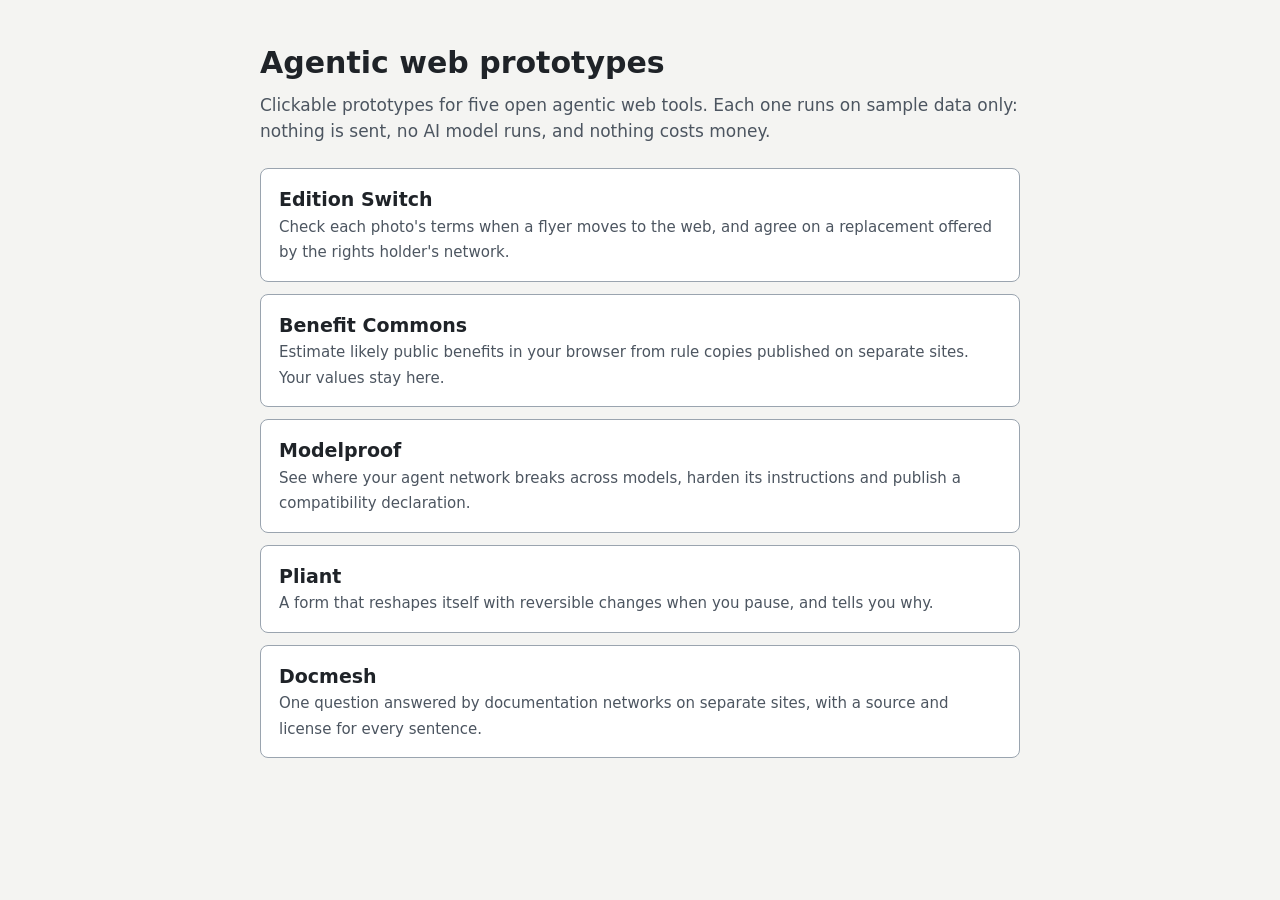
<file: index.html>
<!doctype html>
<html lang="en">
<head>
<meta charset="utf-8">
<meta name="viewport" content="width=device-width, initial-scale=1">
<title>Agentic web prototypes</title>
<style>
  body { margin: 0; font: 17px/1.5 system-ui, -apple-system, "Segoe UI", sans-serif; background: #F4F4F2; color: #1F2328; }
  main { max-width: 760px; margin: 0 auto; padding: 40px 20px 60px; }
  h1 { font-size: 30px; margin: 0 0 8px; }
  p.lead { margin: 0 0 24px; color: #4C5560; }
  ul { list-style: none; padding: 0; margin: 0; display: grid; gap: 12px; }
  li a { display: block; padding: 16px 18px; background: #FFFFFF; border: 1px solid #9AA4AF; border-radius: 8px; color: inherit; text-decoration: none; }
  li a:hover, li a:focus-visible { border-color: #1F2328; outline: 2px solid #665487; outline-offset: 2px; }
  li strong { display: block; font-size: 19px; }
  li span { color: #4C5560; font-size: 15px; }
</style>
</head>
<body>
<main>
  <h1>Agentic web prototypes</h1>
  <p class="lead">Clickable prototypes for five open agentic web tools. Each one runs on sample data only: nothing is sent, no AI model runs, and nothing costs money.</p>
  <ul>
    <li><a href="./edition-switch/"><strong>Edition Switch</strong><span>Check each photo's terms when a flyer moves to the web, and agree on a replacement offered by the rights holder's network.</span></a></li>
    <li><a href="./benefit-commons/"><strong>Benefit Commons</strong><span>Estimate likely public benefits in your browser from rule copies published on separate sites. Your values stay here.</span></a></li>
    <li><a href="./modelproof/"><strong>Modelproof</strong><span>See where your agent network breaks across models, harden its instructions and publish a compatibility declaration.</span></a></li>
    <li><a href="./pliant/"><strong>Pliant</strong><span>A form that reshapes itself with reversible changes when you pause, and tells you why.</span></a></li>
    <li><a href="./docmesh/"><strong>Docmesh</strong><span>One question answered by documentation networks on separate sites, with a source and license for every sentence.</span></a></li>
  </ul>
</main>
</body>
</html>
</file>
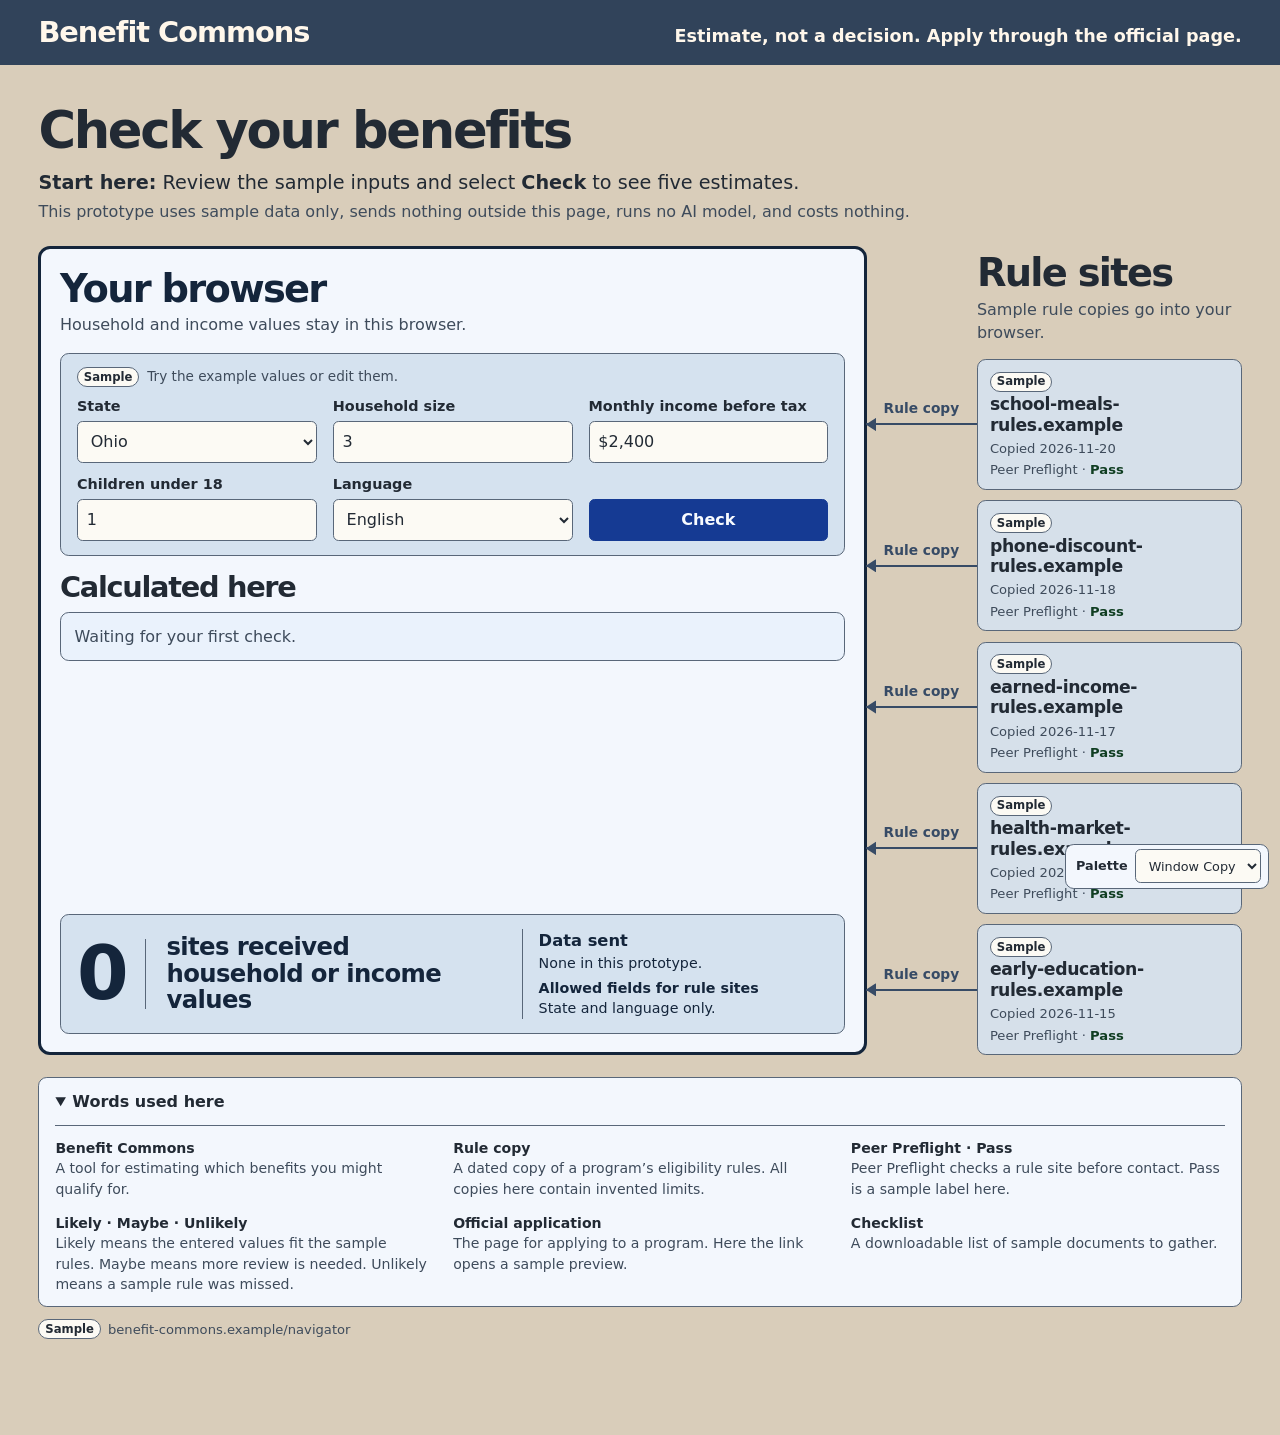
<file: benefit-commons/index.html>
<!doctype html>
<html lang="en" data-palette="Window_Copy">
<head>
  <meta charset="utf-8">
  <meta name="viewport" content="width=device-width, initial-scale=1">
  <meta name="referrer" content="no-referrer">
  <meta http-equiv="Content-Security-Policy" content="default-src 'none'; script-src 'self'; style-src 'self'; connect-src 'self'; img-src data:; base-uri 'none'; form-action 'none'">
  <title>Check your benefits | Benefit Commons</title>
  <link rel="icon" href="data:,">
  <link rel="stylesheet" href="./palettes/palette_Window_Copy.css">
  <link rel="stylesheet" href="./palettes/palette_Desk_Lamp.css">
  <link rel="stylesheet" href="./palettes/palette_Petal_Tab.css">
  <link rel="stylesheet" href="./app.css">
  <script type="module" src="./app.js"></script>
</head>
<body>
  <header class="notice-band">
    <div class="notice-inner">
      <span class="wordmark">Benefit Commons</span>
      <p>Estimate, not a decision. Apply through the official page.</p>
    </div>
  </header>

  <main class="page">
    <header class="intro">
      <h1>Check your benefits</h1>
      <p class="start"><strong>Start here:</strong> Review the sample inputs and select <strong>Check</strong> to see five estimates.</p>
      <p class="intro-note">This prototype uses sample data only, sends nothing outside this page, runs no AI model, and costs nothing.</p>
    </header>

    <div class="diagram">
      <section class="workspace" aria-labelledby="browser-title">
        <header class="workspace-header">
          <h2 id="browser-title">Your browser</h2>
          <p>Household and income values stay in this browser.</p>
        </header>

        <form id="benefit-form" class="benefit-form" autocomplete="off" novalidate>
          <p class="form-caption"><span class="sample-tag">Sample</span> <span>Try the example values or edit them.</span></p>
          <div class="form-grid">
            <div class="field">
              <label for="state">State</label>
              <select id="state">
                <option value="Ohio">Ohio</option>
                <option value="Other state">Other state</option>
              </select>
            </div>
            <div class="field">
              <label for="household-size">Household size</label>
              <input id="household-size" type="number" min="1" max="99" step="1" value="3" required>
            </div>
            <div class="field income-field">
              <label for="monthly-income">Monthly income before tax</label>
              <input id="monthly-income" type="text" inputmode="decimal" value="$2,400" required>
            </div>
            <div class="field">
              <label for="children">Children under 18</label>
              <input id="children" type="number" min="0" max="99" step="1" value="1" required>
            </div>
            <div class="field">
              <label for="language">Language</label>
              <select id="language">
                <option value="English">English</option>
                <option value="Other language">Other language</option>
              </select>
            </div>
            <button id="check-button" class="primary-button" type="submit" disabled>Check</button>
          </div>
          <p id="input-error" class="input-error" role="alert" hidden></p>
        </form>

        <section class="calculation" aria-labelledby="calculated-title">
          <h3 id="calculated-title">Calculated here</h3>
          <p class="check-status" id="check-status" role="status" aria-atomic="true">Waiting for your first check.</p>
          <noscript><p>Enable JavaScript to check the sample rules on this page.</p></noscript>
          <div id="results" class="results"></div>
        </section>

        <section class="ledger" aria-labelledby="ledger-title">
          <div class="privacy-summary">
            <span class="privacy-number">0</span>
            <strong>sites received household or income values</strong>
          </div>
          <div class="ledger-detail">
            <h3 id="ledger-title">Data sent</h3>
            <p>None in this prototype.</p>
            <p><strong>Allowed fields for rule sites</strong><br>State and language only.</p>
          </div>
        </section>
      </section>

      <aside class="rule-sites" aria-labelledby="sources-title">
        <div class="mobile-flow" aria-hidden="true">
          <span class="mobile-arrow"></span>
          Rule copies
        </div>
        <header class="source-header">
          <h2 id="sources-title">Rule sites</h2>
          <p>Sample rule copies go into your browser.</p>
        </header>
        <ul id="rule-list" class="rule-list"></ul>
      </aside>
    </div>

    <details class="glossary" open>
      <summary>Words used here</summary>
      <dl>
        <div>
          <dt>Benefit Commons</dt>
          <dd>A tool for estimating which benefits you might qualify for.</dd>
        </div>
        <div>
          <dt>Rule copy</dt>
          <dd>A dated copy of a program’s eligibility rules. All copies here contain invented limits.</dd>
        </div>
        <div>
          <dt>Peer Preflight · Pass</dt>
          <dd>Peer Preflight checks a rule site before contact. Pass is a sample label here.</dd>
        </div>
        <div>
          <dt>Likely · Maybe · Unlikely</dt>
          <dd>Likely means the entered values fit the sample rules. Maybe means more review is needed. Unlikely means a sample rule was missed.</dd>
        </div>
        <div>
          <dt>Official application</dt>
          <dd>The page for applying to a program. Here the link opens a sample preview.</dd>
        </div>
        <div>
          <dt>Checklist</dt>
          <dd>A downloadable list of sample documents to gather.</dd>
        </div>
      </dl>
    </details>

    <footer class="page-footer"><span class="sample-tag">Sample</span> <span>benefit-commons.example/navigator</span></footer>
  </main>

  <div class="palette-control">
    <p id="palette-status" class="palette-status" role="status" aria-atomic="true"></p>
    <label for="palette">Palette</label>
    <select id="palette">
      <option value="Window_Copy">Window Copy</option>
      <option value="Desk_Lamp">Desk Lamp</option>
      <option value="Petal_Tab">Petal Tab</option>
    </select>
  </div>

  <dialog id="sample-application" class="application-dialog" aria-labelledby="application-title">
    <h2 id="application-title">Official application</h2>
    <p id="application-program" class="application-program"></p>
    <p><span class="sample-tag">Sample</span> <span id="application-address"></span></p>
    <p>Opened a sample page preview in this browser. No application was submitted.</p>
    <button id="close-application" class="primary-button" type="button" autofocus>Close preview</button>
  </dialog>

  <template id="rule-source-template">
    <li class="rule-card">
      <span class="rule-flow" aria-hidden="true"><span>Rule copy</span></span>
      <span class="sample-tag">Sample</span>
      <h3 class="source-site"></h3>
      <div class="source-meta">
        <p>Copied <time></time></p>
        <p class="source-preflight">Peer Preflight · <strong></strong></p>
      </div>
    </li>
  </template>

  <template id="result-template">
    <article class="result-card">
      <h4 class="result-title"></h4>
      <div class="result-grid">
        <p class="decision"><span class="decision-mark" aria-hidden="true"></span><span class="decision-label"></span></p>
        <div class="result-explanation">
          <h5>Reason</h5>
          <p class="result-reason"></p>
          <p class="result-source"><span class="sample-tag">Sample</span> <span class="result-site"></span> · <span class="copy-date">Copied <time></time></span></p>
        </div>
        <div class="result-actions">
          <a class="secondary-button application-link" href="#sample-application">Official application <span class="sample-tag">Sample</span></a>
          <button class="secondary-button export-button" type="button">Export checklist</button>
        </div>
      </div>
      <p class="result-feedback" role="status" aria-atomic="true"></p>
    </article>
  </template>
</body>
</html>
</file>
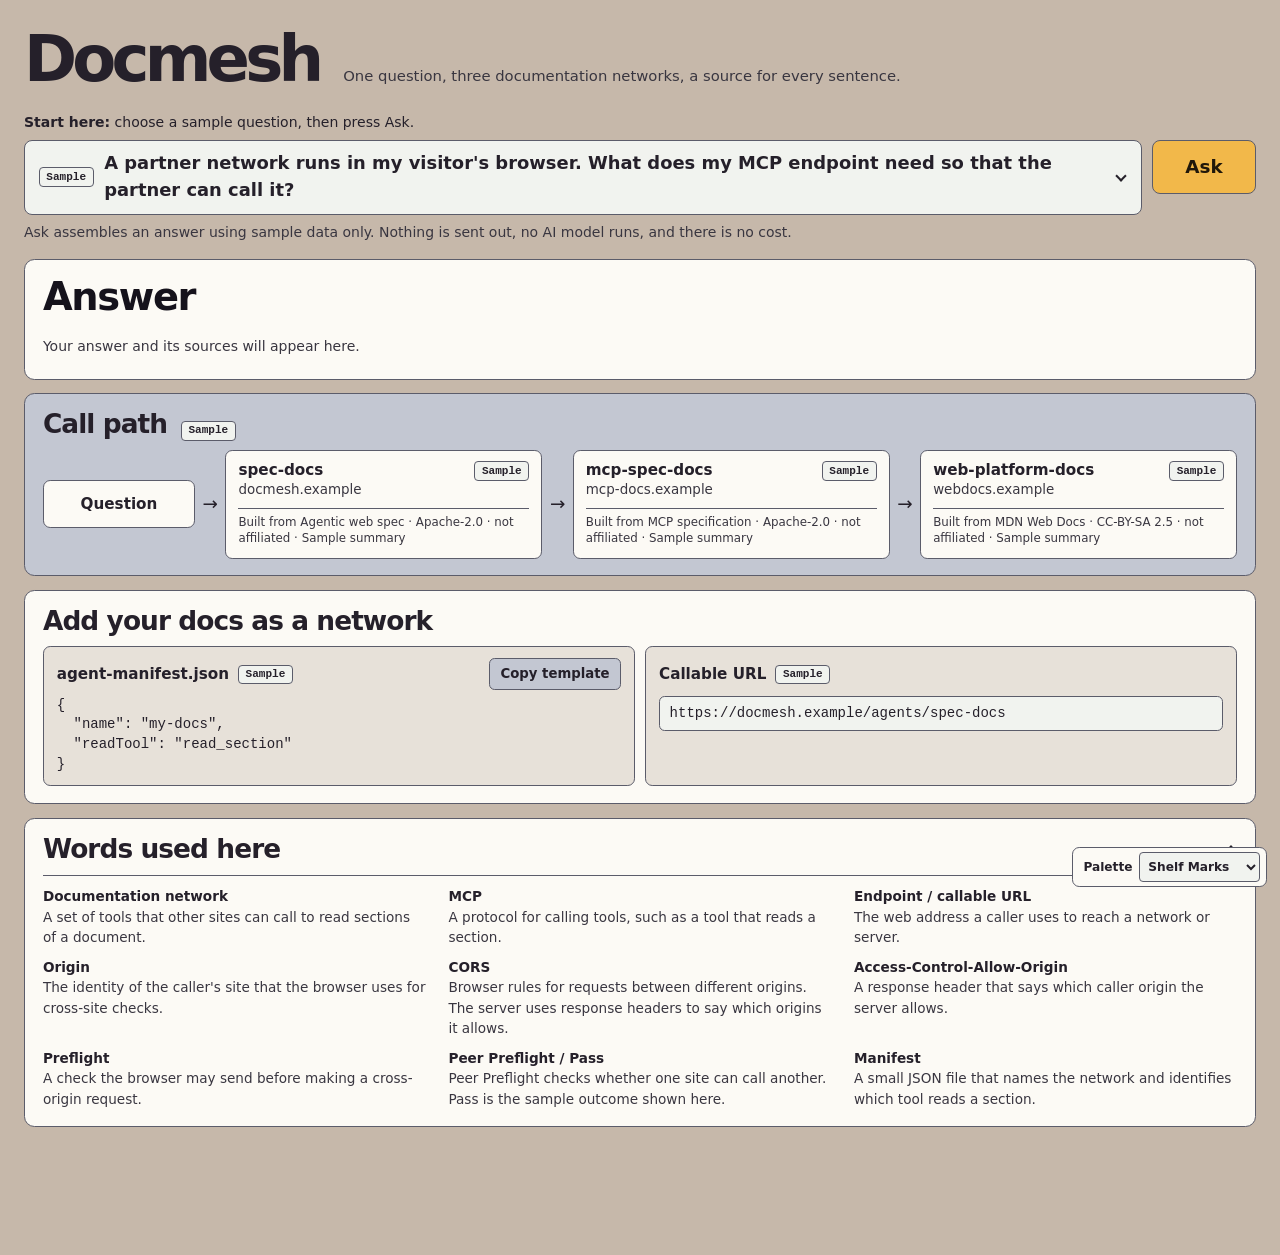
<file: docmesh/index.html>
<!doctype html>
<html lang="en" data-palette="Shelf_Marks">
<head>
  <meta charset="utf-8">
  <meta name="viewport" content="width=device-width, initial-scale=1">
  <meta http-equiv="Content-Security-Policy" content="default-src 'self'; object-src 'none'; base-uri 'none'; form-action 'none'">
  <title>Docmesh</title>
  <link rel="stylesheet" href="./palettes/palette_Shelf_Marks.css">
  <link rel="stylesheet" href="./palettes/palette_Index_Leaves.css">
  <link rel="stylesheet" href="./palettes/palette_Proof_Copy.css">
  <link rel="stylesheet" href="./app.css">
  <script type="module" src="./app.js"></script>
</head>
<body>
  <main class="page">
    <header class="masthead">
      <h1>Docmesh</h1>
      <p>One question, three documentation networks, a source for every sentence.</p>
    </header>

    <section class="ask-area" aria-label="Ask a sample question">
      <p class="start"><strong>Start here:</strong> choose a sample question, then press Ask.</p>
      <div class="ask-row">
        <details id="question-picker" class="question-picker">
          <summary>
            <span class="sample-tag">Sample</span>
            <span id="selected-question">Loading sample questions…</span>
            <span class="chevron" aria-hidden="true"></span>
          </summary>
          <ul id="question-options" class="question-options" aria-label="Sample questions"></ul>
        </details>
        <button id="ask-button" class="ask-button" type="button" disabled>Ask</button>
      </div>
      <p class="demo-note">Ask assembles an answer using sample data only. Nothing is sent out, no AI model runs, and there is no cost.</p>
      <p id="ask-status" class="status" role="status"></p>
      <noscript><p>Enable JavaScript to try the sample questions.</p></noscript>
    </section>

    <section class="panel answer" aria-labelledby="answer-title">
      <header class="panel-header">
        <h2 id="answer-title">Answer</h2>
        <p id="answer-label" class="section-note" hidden>Sample answer assembled from sample summaries</p>
      </header>
      <p id="answer-empty" class="empty-answer">Your answer and its sources will appear here.</p>
      <ol id="answer-rows" class="answer-rows" hidden></ol>
    </section>

    <section class="panel path" aria-labelledby="path-title">
      <header class="panel-header">
        <h2 id="path-title">Call path</h2>
        <span class="sample-tag">Sample</span>
      </header>
      <ol id="call-path" class="call-path">
        <li class="path-step">
          <div class="path-card path-start"><h3>Question</h3></div>
        </li>
      </ol>
    </section>

    <section class="panel add-network" aria-labelledby="template-title">
      <header class="panel-header">
        <h2 id="template-title">Add your docs as a network</h2>
      </header>
      <div class="template-grid">
        <div class="template-card">
          <div class="template-header">
            <h3>agent-manifest.json</h3>
            <span class="sample-tag">Sample</span>
            <button id="copy-button" class="secondary-button" type="button" disabled>Copy template</button>
          </div>
          <pre><code id="manifest-template"></code></pre>
          <p id="copy-status" class="status" role="status"></p>
        </div>
        <div class="template-card">
          <div class="template-header">
            <h3>Callable URL</h3>
            <span class="sample-tag">Sample</span>
          </div>
          <code id="callable-url"></code>
        </div>
      </div>
    </section>

    <details class="panel glossary" id="glossary" open>
      <summary>
        <h2>Words used here</h2>
        <span class="chevron" aria-hidden="true"></span>
      </summary>
      <dl>
        <div><dt>Documentation network</dt><dd>A set of tools that other sites can call to read sections of a document.</dd></div>
        <div><dt>MCP</dt><dd>A protocol for calling tools, such as a tool that reads a section.</dd></div>
        <div><dt>Endpoint / callable URL</dt><dd>The web address a caller uses to reach a network or server.</dd></div>
        <div><dt>Origin</dt><dd>The identity of the caller's site that the browser uses for cross-site checks.</dd></div>
        <div><dt>CORS</dt><dd>Browser rules for requests between different origins. The server uses response headers to say which origins it allows.</dd></div>
        <div><dt>Access-Control-Allow-Origin</dt><dd>A response header that says which caller origin the server allows.</dd></div>
        <div><dt>Preflight</dt><dd>A check the browser may send before making a cross-origin request.</dd></div>
        <div><dt>Peer Preflight / Pass</dt><dd>Peer Preflight checks whether one site can call another. Pass is the sample outcome shown here.</dd></div>
        <div><dt>Manifest</dt><dd>A small JSON file that names the network and identifies which tool reads a section.</dd></div>
      </dl>
    </details>
    <p id="glossary-status" class="status" role="status"></p>
  </main>

  <aside class="palette-picker" aria-label="Prototype palette">
    <p id="palette-status" class="status" role="status"></p>
    <div class="palette-control">
      <label for="palette-select">Palette</label>
      <select id="palette-select" autocomplete="off">
        <option value="Shelf_Marks" selected>Shelf Marks</option>
        <option value="Index_Leaves">Index Leaves</option>
        <option value="Proof_Copy">Proof Copy</option>
      </select>
    </div>
  </aside>

  <template id="answer-row-template">
    <li class="answer-row">
      <p class="answer-sentence"></p>
      <details class="citation">
        <summary>
          <span class="source-mark" aria-hidden="true"></span>
          <span class="citation-text">
            <span class="citation-title"></span>
            <span class="attribution"></span>
          </span>
          <span class="chevron" aria-hidden="true"></span>
        </summary>
        <div class="sample-summary">
          <span class="sample-tag">Sample</span>
          <p></p>
        </div>
      </details>
      <p class="status" role="status"></p>
    </li>
  </template>

  <template id="path-step-template">
    <li class="path-step">
      <article class="path-card">
        <div class="path-card-header">
          <div>
            <h3></h3>
            <p class="sample-host"></p>
          </div>
          <span class="sample-tag">Sample</span>
        </div>
        <div class="path-result" hidden>
          <p class="returned-section"></p>
          <p class="preflight"><span class="check" aria-hidden="true">✓</span> <span class="preflight-result"></span></p>
        </div>
        <p class="attribution"></p>
      </article>
    </li>
  </template>
</body>
</html>
</file>
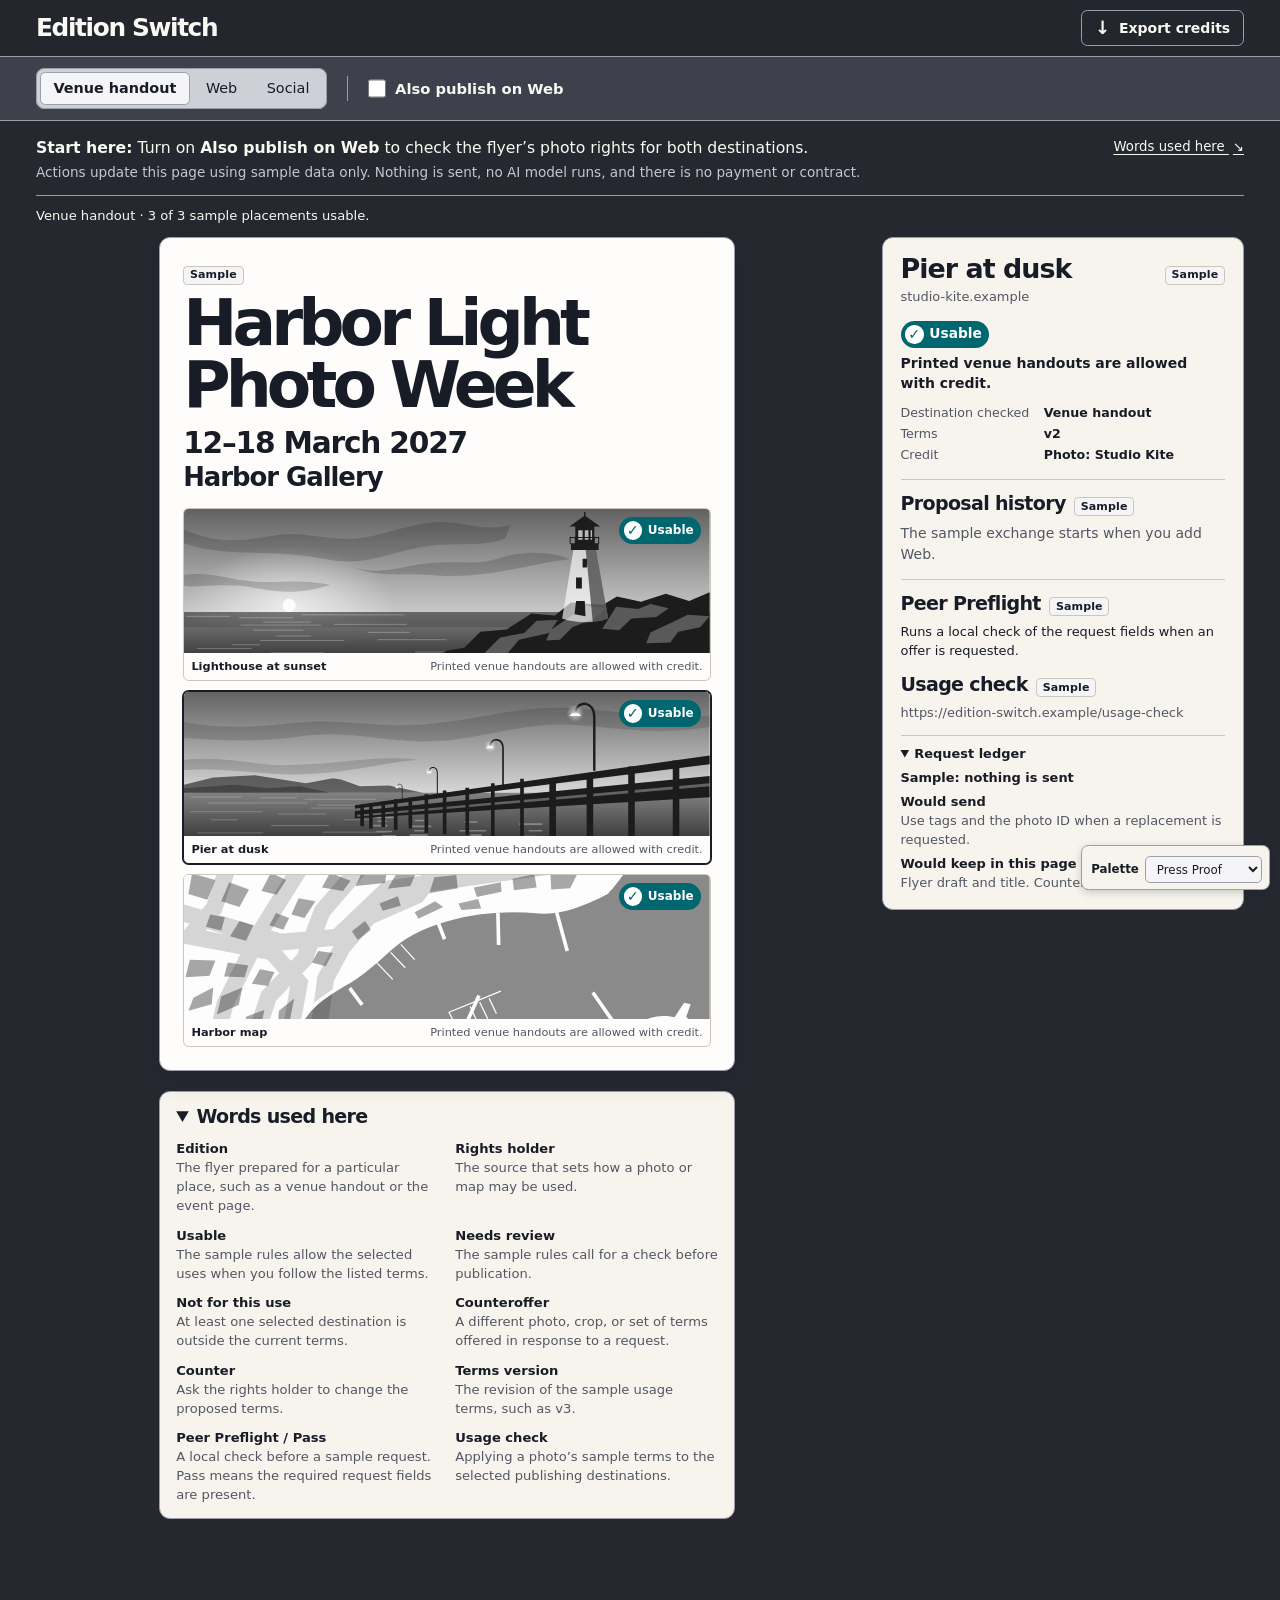
<file: edition-switch/index.html>
<!doctype html>
<html lang="en" data-palette="press_proof">
<head>
  <meta charset="utf-8">
  <meta name="viewport" content="width=device-width, initial-scale=1">
  <meta name="description" content="Try checking photo rights as an event flyer moves from print to the Web.">
  <title>Edition Switch</title>
  <link rel="stylesheet" href="./palettes/palette_press_proof.css">
  <link rel="stylesheet" href="./palettes/palette_rights_ledger.css">
  <link rel="stylesheet" href="./palettes/palette_exposure_log.css">
  <link rel="stylesheet" href="./app.css">
  <script type="module" src="./app.js"></script>
</head>
<body>
  <header class="topbar">
    <div class="frame topbar-inner">
      <h1>Edition Switch</h1>
      <button class="export-button" id="export" type="button" disabled>
        <span class="download-icon" aria-hidden="true">↓</span>
        Export credits
      </button>
    </div>
  </header>

  <section class="publishing" aria-label="Publishing destinations">
    <div class="frame publishing-inner">
      <fieldset class="destinations" id="destinations" disabled>
        <legend class="visually-hidden">Primary publishing destination</legend>
        <label><input type="radio" name="destination" value="venue" checked><span>Venue handout</span></label>
        <label><input type="radio" name="destination" value="web"><span>Web</span></label>
        <label><input type="radio" name="destination" value="social"><span>Social</span></label>
      </fieldset>
      <label class="web-toggle" id="web-option">
        <input type="checkbox" id="also-web" disabled>
        <span>Also publish on Web</span>
      </label>
    </div>
  </section>

  <main class="frame">
    <section class="introduction" aria-label="Start here">
      <div class="intro-copy">
        <p class="start"><strong>Start here:</strong> Turn on <strong>Also publish on Web</strong> to check the flyer’s photo rights for both destinations.</p>
        <p>Actions update this page using sample data only. Nothing is sent, no AI model runs, and there is no payment or contract.</p>
      </div>
      <a class="glossary-link" href="#words">Words used here <span aria-hidden="true">↘</span></a>
    </section>

    <p class="page-status" id="page-status" role="status">Loading sample flyer…</p>
    <noscript><p>Enable JavaScript to try the sample flyer and check its photo rights.</p></noscript>

    <div class="workspace" id="workspace" hidden>
      <section class="stage" aria-label="Flyer preview">
        <article class="flyer" aria-labelledby="flyer-title">
          <header class="flyer-header">
            <span class="sample">Sample</span>
            <h2 id="flyer-title"></h2>
            <p id="flyer-dates" class="flyer-dates"></p>
            <p id="flyer-venue" class="flyer-venue"></p>
          </header>
          <div id="placements" class="placements"></div>
        </article>
      </section>

      <aside class="inspector" aria-label="Selected photo and sample rights exchange">
        <div id="selected-photo"></div>
        <div id="offer"></div>
        <p class="panel-status" id="panel-status" role="status"></p>

        <section class="panel-section exchange" aria-labelledby="exchange-heading">
          <div class="section-heading">
            <h2 id="exchange-heading">Proposal history</h2>
            <span class="sample">Sample</span>
          </div>
          <div id="history"></div>
        </section>

        <section class="panel-section tools" aria-label="Sample checks and request information">
          <div class="section-heading">
            <h2>Peer Preflight</h2>
            <span class="sample">Sample</span>
          </div>
          <p id="preflight">Runs a local check of the request fields when an offer is requested.</p>
          <div class="section-heading usage-heading">
            <h2>Usage check</h2>
            <span class="sample">Sample</span>
          </div>
          <p class="sample-address" id="usage-check"></p>
          <details class="ledger" open>
            <summary>Request ledger</summary>
            <p class="ledger-note"><strong>Sample: nothing is sent</strong></p>
            <dl id="ledger"></dl>
          </details>
        </section>
      </aside>

      <details class="glossary" id="words" open>
        <summary>Words used here</summary>
        <dl>
          <div><dt>Edition</dt><dd>The flyer prepared for a particular place, such as a venue handout or the event page.</dd></div>
          <div><dt>Rights holder</dt><dd>The source that sets how a photo or map may be used.</dd></div>
          <div><dt>Usable</dt><dd>The sample rules allow the selected uses when you follow the listed terms.</dd></div>
          <div><dt>Needs review</dt><dd>The sample rules call for a check before publication.</dd></div>
          <div><dt>Not for this use</dt><dd>At least one selected destination is outside the current terms.</dd></div>
          <div><dt>Counteroffer</dt><dd>A different photo, crop, or set of terms offered in response to a request.</dd></div>
          <div><dt>Counter</dt><dd>Ask the rights holder to change the proposed terms.</dd></div>
          <div><dt>Terms version</dt><dd>The revision of the sample usage terms, such as v3.</dd></div>
          <div><dt>Peer Preflight / Pass</dt><dd>A local check before a sample request. Pass means the required request fields are present.</dd></div>
          <div><dt>Usage check</dt><dd>Applying a photo’s sample terms to the selected publishing destinations.</dd></div>
        </dl>
      </details>
    </div>
  </main>

  <div class="palette-picker">
    <p id="palette-status" role="status"></p>
    <label for="palette">Palette</label>
    <select id="palette">
      <option value="press_proof" selected>Press Proof</option>
      <option value="rights_ledger">Rights Ledger</option>
      <option value="exposure_log">Exposure Log</option>
    </select>
  </div>
</body>
</html>
</file>
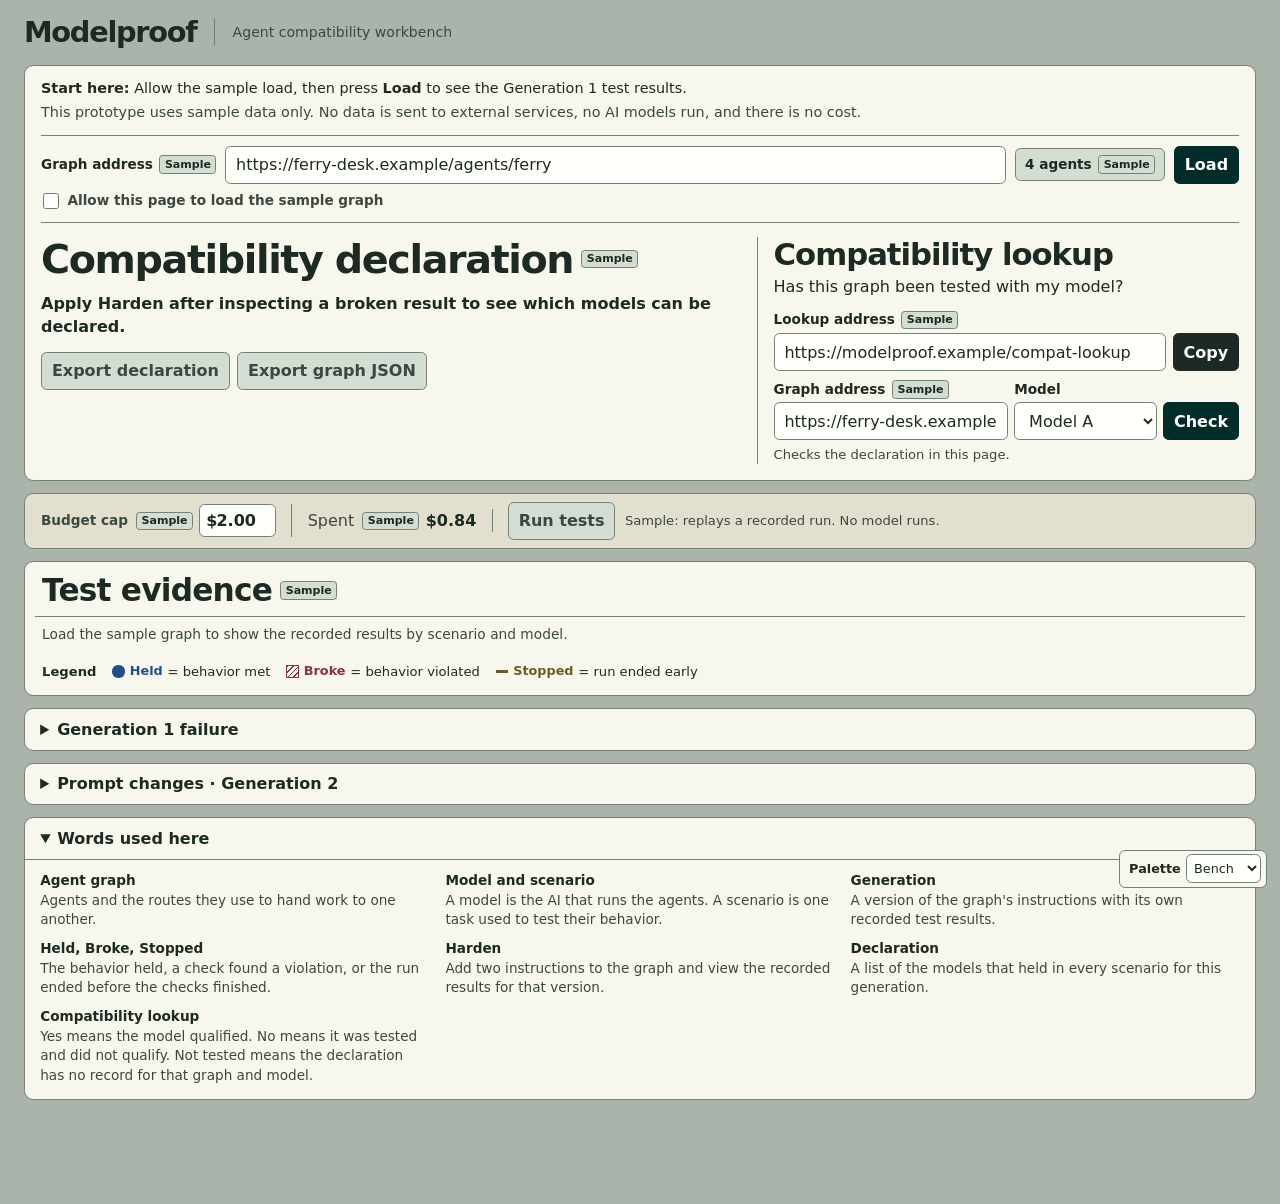
<file: modelproof/index.html>
<!doctype html>
<html lang="en" data-palette="Bench">
<head>
  <meta charset="utf-8">
  <meta name="viewport" content="width=device-width, initial-scale=1">
  <title>Modelproof</title>
  <link rel="stylesheet" href="./palettes/Bench.css">
  <link rel="stylesheet" href="./palettes/Carbon.css">
  <link rel="stylesheet" href="./palettes/Imprint.css">
  <link rel="stylesheet" href="./app.css">
  <script type="module" src="./app.js"></script>
</head>
<body>
  <main class="workspace">
    <header class="masthead">
      <h1>Modelproof</h1>
      <p>Agent compatibility workbench</p>
    </header>

    <section class="panel declaration-panel" aria-labelledby="declaration-heading">
      <div class="orientation">
        <p><strong>Start here:</strong> Allow the sample load, then press <strong>Load</strong> to see the Generation 1 test results.</p>
        <p>This prototype uses sample data only. No data is sent to external services, no AI models run, and there is no cost.</p>
      </div>

      <form id="load-form" class="loader">
        <div class="load-row">
          <label for="graph-address">Graph address <span class="sample">Sample</span></label>
          <input id="graph-address" type="text" inputmode="url" spellcheck="false" autocomplete="off" value="https://ferry-desk.example/agents/ferry" required>
          <span class="agent-count" id="agent-count"><span class="sample">Sample</span></span>
          <label class="consent"><input id="load-consent" type="checkbox"> Allow this page to load the sample graph</label>
          <button type="submit" id="load-button" disabled>Load</button>
        </div>
      </form>

      <div class="declaration-grid">
        <div class="declaration">
          <div class="section-title">
            <h2 id="declaration-heading">Compatibility declaration</h2>
            <span class="sample">Sample</span>
          </div>
          <p id="declaration-summary" class="declaration-summary">Apply Harden after inspecting a broken result to see which models can be declared.</p>
          <ul class="models" id="declared-models" aria-label="Declared models" hidden></ul>
          <div class="exports">
            <button id="export-declaration" type="button" disabled>Export declaration</button>
            <button id="export-graph" type="button" disabled>Export graph JSON</button>
          </div>
        </div>

        <section class="lookup" aria-labelledby="lookup-heading">
          <h2 id="lookup-heading">Compatibility lookup</h2>
          <p>Has this graph been tested with my model?</p>
          <div class="lookup-address">
            <label for="lookup-address">Lookup address <span class="sample">Sample</span></label>
            <div class="address-line">
              <input id="lookup-address" type="text" readonly value="https://modelproof.example/compat-lookup">
              <button id="copy-address" class="secondary-button" type="button" disabled>Copy</button>
            </div>
          </div>

          <form id="lookup-form">
            <div class="lookup-graph">
              <label for="lookup-graph">Graph address <span class="sample">Sample</span></label>
              <input id="lookup-graph" type="text" inputmode="url" spellcheck="false" autocomplete="off" value="https://ferry-desk.example/agents/ferry" required>
            </div>
            <div class="lookup-model">
              <label for="lookup-model">Model</label>
              <select id="lookup-model" required></select>
            </div>
            <button id="check-compatibility" type="submit" disabled>Check</button>
          </form>
          <p class="hint">Checks the declaration in this page.</p>
          <div id="lookup-result" class="lookup-result" hidden>
            <p id="lookup-answer" role="status"></p>
            <details>
              <summary>View result JSON</summary>
              <pre id="lookup-json"></pre>
            </details>
          </div>
        </section>
      </div>
    </section>

    <section class="panel budget-panel" aria-label="Sample budget and replay">
      <div class="budget-value">
        <label for="budget-cap">Budget cap</label>
        <span class="sample">Sample</span>
        <span class="cap-field"><span aria-hidden="true">$</span><input id="budget-cap" aria-label="Sample budget cap in US dollars" type="number" min="0" step="0.01" value="2.00"></span>
      </div>
      <div class="budget-value">
        <span>Spent</span>
        <span class="sample">Sample</span>
        <strong id="spent"></strong>
      </div>
      <div class="replay">
        <button id="run-tests" type="button" aria-describedby="replay-note" disabled>Run tests</button>
        <p id="replay-note" class="hint">Sample: replays a recorded run. No model runs.</p>
      </div>
    </section>

    <section class="panel evidence-panel" aria-labelledby="evidence-heading">
      <div class="evidence-header">
        <div class="section-title">
          <h2 id="evidence-heading" tabindex="-1">Test evidence</h2>
          <span class="sample">Sample</span>
        </div>
        <div id="evidence-counts" class="counts" hidden>
          <span id="current-counts"></span>
          <span id="previous-counts" hidden></span>
        </div>
      </div>
      <p id="evidence-note" class="evidence-note">Load the sample graph to show the recorded results by scenario and model.</p>
      <div id="matrix-wrap" class="matrix-wrap" hidden>
        <table id="matrix" aria-label="Sample recorded run by scenario and model"></table>
      </div>
      <div id="legend" class="legend" aria-label="Result legend">
        <strong>Legend</strong>
      </div>
      <section id="active-failure" class="failure-panel" aria-label="Selected failure" hidden></section>
    </section>

    <details id="archive" class="panel disclosure">
      <summary id="archive-title">Generation 1 failure</summary>
      <div id="archived-failure" class="disclosure-body">
        <p>Inspect a Broke result in Generation 1 to see the record here.</p>
      </div>
    </details>
    <details id="prompt-changes" class="panel disclosure">
      <summary>Prompt changes <span aria-hidden="true">·</span> Generation 2</summary>
      <div class="disclosure-body">
        <p id="prompt-intro">Harden adds two instructions and shows the second recorded run.</p>
        <ol id="prompt-lines" class="prompt-lines" aria-label="Added instructions" hidden></ol>
      </div>
    </details>
    <details class="panel disclosure glossary" open>
      <summary>Words used here</summary>
      <dl class="disclosure-body">
        <div><dt>Agent graph</dt><dd>Agents and the routes they use to hand work to one another.</dd></div>
        <div><dt>Model and scenario</dt><dd>A model is the AI that runs the agents. A scenario is one task used to test their behavior.</dd></div>
        <div><dt>Generation</dt><dd>A version of the graph's instructions with its own recorded test results.</dd></div>
        <div><dt>Held, Broke, Stopped</dt><dd>The behavior held, a check found a violation, or the run ended before the checks finished.</dd></div>
        <div><dt>Harden</dt><dd>Add two instructions to the graph and view the recorded results for that version.</dd></div>
        <div><dt>Declaration</dt><dd>A list of the models that held in every scenario for this generation.</dd></div>
        <div><dt>Compatibility lookup</dt><dd>Yes means the model qualified. No means it was tested and did not qualify. Not tested means the declaration has no record for that graph and model.</dd></div>
      </dl>
    </details>

    <noscript><p class="panel script-note">Enable JavaScript to use the sample replay and exports.</p></noscript>
  </main>

  <footer class="page-tools">
    <p id="action-status" class="action-status" role="status"></p>
    <div class="palette-tool">
      <label for="palette">Palette</label>
      <select id="palette">
        <option value="Bench" selected>Bench</option>
        <option value="Carbon">Carbon</option>
        <option value="Imprint">Imprint</option>
      </select>
    </div>
  </footer>
</body>
</html>
</file>
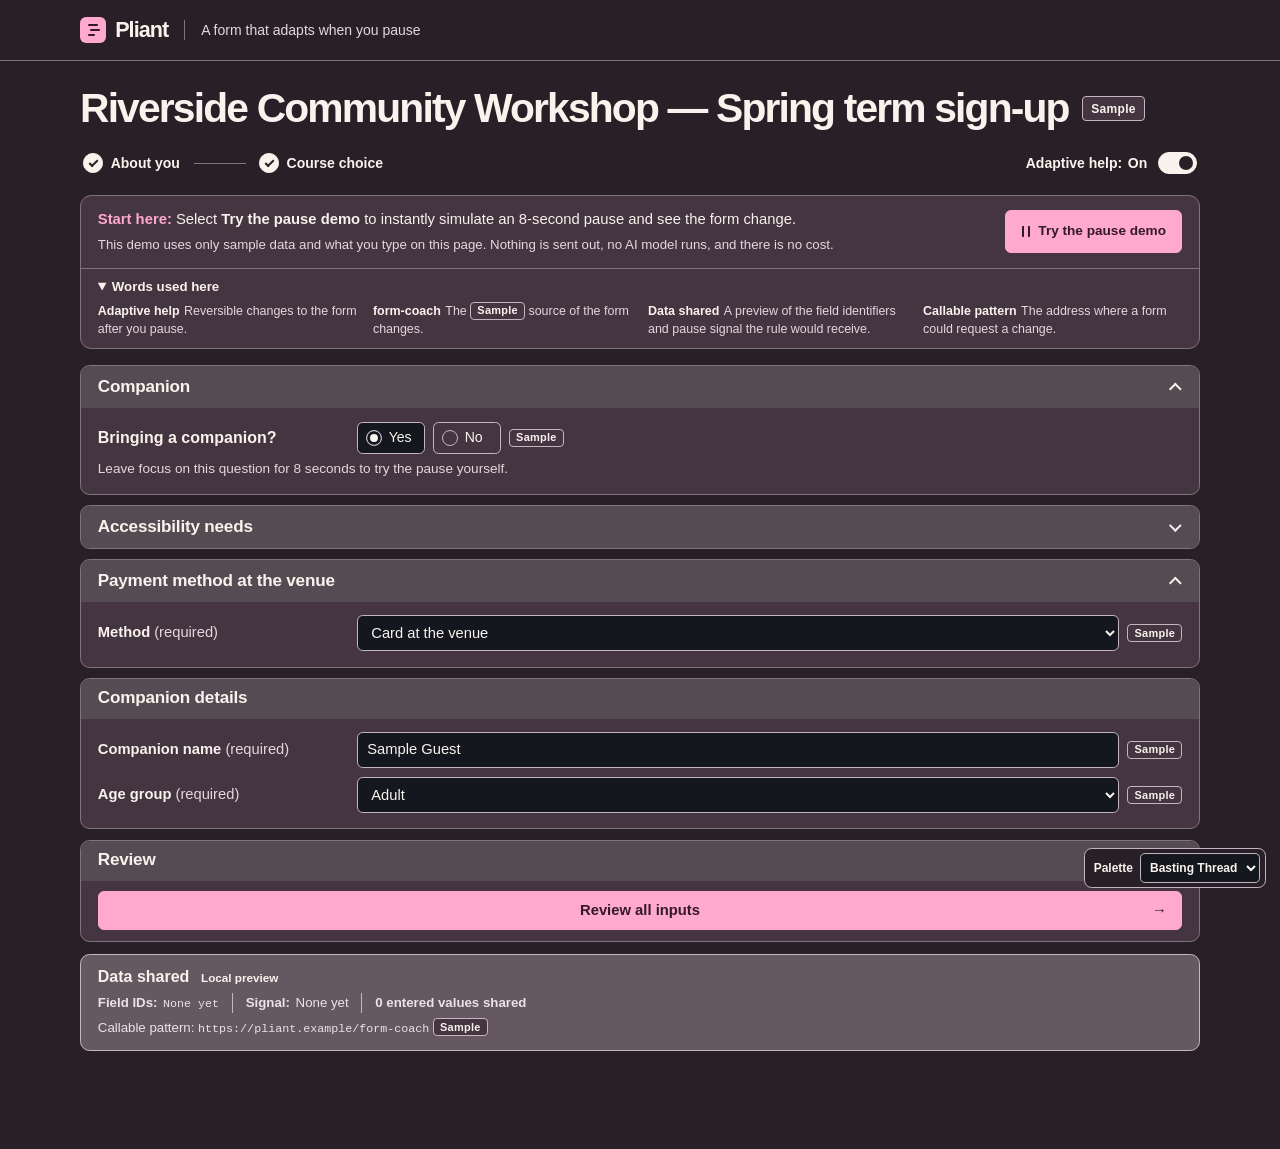
<file: pliant/index.html>
<!doctype html>
<html lang="en" data-palette="Basting_Thread">
<head>
  <meta charset="utf-8">
  <meta name="viewport" content="width=device-width, initial-scale=1">
  <meta name="description" content="Try a sample sign-up form that offers reversible help when you pause.">
  <meta http-equiv="Content-Security-Policy" content="default-src 'none'; style-src 'self'; script-src 'self'; connect-src 'none'; form-action 'none'; base-uri 'none'">
  <title>Pliant – Sample workshop sign-up</title>
  <link rel="stylesheet" href="palettes/palette_Basting_Thread.css">
  <link rel="stylesheet" href="palettes/palette_Pencil_Guide.css">
  <link rel="stylesheet" href="palettes/palette_Proof_Sheet.css">
  <link rel="stylesheet" href="app.css">
  <script type="module" src="app.js"></script>
</head>
<body>
  <header class="masthead">
    <div class="shell masthead-inner">
      <span class="wordmark"><span class="wordmark-icon" aria-hidden="true"><i></i><i></i><i></i></span>Pliant</span>
      <span class="masthead-description">A form that adapts when you pause</span>
    </div>
  </header>

  <main class="shell">
    <div class="title-line">
      <h1>Riverside Community Workshop <span>— Spring term sign-up</span></h1>
      <span class="sample title-sample">Sample</span>
    </div>

    <div class="form-toolbar">
      <div class="steps" aria-label="Earlier form sections" role="group">
        <button class="step" id="about-toggle" type="button" aria-expanded="false" aria-controls="about-panel">
          <span class="step-icon" aria-hidden="true"></span>About you
        </button>
        <span class="step-connector" aria-hidden="true"></span>
        <button class="step" id="course-toggle" type="button" aria-expanded="false" aria-controls="course-panel">
          <span class="step-icon" aria-hidden="true"></span>Course choice
        </button>
      </div>
      <button class="adaptive-toggle" id="adaptive-toggle" type="button" role="switch" aria-checked="true" aria-label="Adaptive help">
        Adaptive help: <strong id="adaptive-state">On</strong><span class="switch-track" aria-hidden="true"></span>
      </button>
    </div>

    <section class="intro" aria-label="Getting started">
      <div class="intro-instructions">
        <div class="intro-copy">
          <p><strong>Start here:</strong> Select <strong>Try the pause demo</strong> to instantly simulate an 8-second pause and see the form change.</p>
          <p>This demo uses only sample data and what you type on this page. Nothing is sent out, no AI model runs, and there is no cost.</p>
        </div>
        <button class="button button-primary demo-button" id="try-pause" type="button"><span class="pause-icon" aria-hidden="true"></span>Try the pause demo</button>
      </div>
      <details class="words" id="words" open>
        <summary>Words used here</summary>
        <dl>
          <div><dt>Adaptive help</dt><dd>Reversible changes to the form after you pause.</dd></div>
          <div><dt>form-coach</dt><dd>The <span class="sample">Sample</span> source of the form changes.</dd></div>
          <div><dt>Data shared</dt><dd>A preview of the field identifiers and pause signal the rule would receive.</dd></div>
          <div><dt>Callable pattern</dt><dd>The address where a form could request a change.</dd></div>
        </dl>
      </details>
    </section>

    <form id="signup" aria-label="Sample workshop sign-up" novalidate>
      <section class="panel early-panel" id="about-panel" aria-labelledby="about-heading" hidden>
        <h2 class="section-heading" id="about-heading">About you</h2>
        <div class="panel-body">
          <div class="input-row">
            <label for="attendee_name">Your name <span class="required">(required)</span></label>
            <div class="field-control"><input id="attendee_name" type="text" required><span class="sample" data-sample-for="attendee_name">Sample</span></div>
          </div>
        </div>
      </section>

      <section class="panel early-panel" id="course-panel" aria-labelledby="course-heading" hidden>
        <h2 class="section-heading" id="course-heading">Course choice</h2>
        <div class="panel-body">
          <div class="input-row">
            <label for="course">Course <span class="required">(required)</span></label>
            <div class="field-control">
              <select id="course" required>
                <option value="">Choose a course</option>
                <option>Bookbinding basics</option>
                <option>Hand sewing basics</option>
              </select>
              <span class="sample" data-sample-for="course">Sample</span>
            </div>
          </div>
        </div>
      </section>

      <section class="panel" aria-labelledby="companion-heading">
        <h2 class="section-heading" id="companion-heading"><button class="section-toggle" id="companion-toggle" type="button" aria-expanded="true" aria-controls="companion-panel">Companion<span class="chevron" aria-hidden="true"></span></button></h2>
        <div class="panel-body companion-body" id="companion-panel">
          <fieldset class="companion-question" id="companion-question" aria-describedby="pause-hint">
            <legend>Bringing a companion?</legend>
            <div class="choices">
              <label class="choice"><input id="companion-yes" type="radio" name="companion-choice" value="Yes" required><span>Yes</span></label>
              <label class="choice"><input id="companion-no" type="radio" name="companion-choice" value="No"><span>No</span></label>
              <span class="sample" data-sample-for="companion">Sample</span>
            </div>
          </fieldset>
          <p class="pause-hint" id="pause-hint">Leave focus on this question for 8 seconds to try the pause yourself.</p>
          <p class="example" id="companion-example" hidden><strong>Example:</strong> A friend or carer who attends with you. Companions join free. <span class="sample">Sample</span></p>
          <div id="example-note"></div>
          <div id="moved-fields"></div>
          <div id="move-note"></div>
        </div>
      </section>

      <section class="panel" aria-labelledby="accessibility-heading">
        <h2 class="section-heading" id="accessibility-heading"><button class="section-toggle" id="accessibility-toggle" type="button" aria-expanded="false" aria-controls="accessibility-panel">Accessibility needs<span class="chevron" aria-hidden="true"></span></button></h2>
        <div class="panel-body" id="accessibility-panel" hidden>
          <div class="input-row">
            <label for="accessibility_needs">Access needs <span class="required">(optional)</span></label>
            <textarea id="accessibility_needs" rows="3"></textarea>
          </div>
        </div>
      </section>

      <section class="panel payment" aria-labelledby="payment-heading">
        <h2 class="section-heading" id="payment-heading"><button class="section-toggle" id="payment-toggle" type="button" aria-expanded="true" aria-controls="payment-panel"><span>Payment method at the venue</span><span class="payment-summary" id="payment-summary" hidden>Pay at the venue</span><span class="chevron" aria-hidden="true"></span></button></h2>
        <div class="panel-body" id="payment-panel">
          <div class="input-row">
            <label for="payment_method">Method <span class="required">(required)</span></label>
            <div class="field-control">
              <select id="payment_method" required>
                <option value="">Choose a payment method</option>
                <option>Card at the venue</option>
                <option>Cash at the venue</option>
              </select>
              <span class="sample" data-sample-for="payment_method">Sample</span>
            </div>
          </div>
        </div>
        <div id="payment-note"></div>
      </section>

      <section class="panel" id="original-companion-panel" aria-labelledby="original-companion-heading">
        <h2 class="section-heading" id="original-companion-heading">Companion details</h2>
        <div class="panel-body" id="original-fields">
          <div class="companion-fields" id="companion-fields">
            <div class="input-row">
              <label for="companion_name">Companion name <span class="required">(required)</span></label>
              <div class="field-control"><input id="companion_name" type="text" required><span class="sample" data-sample-for="companion_name">Sample</span></div>
            </div>
            <div class="input-row">
              <label for="age_group">Age group <span class="required">(required)</span></label>
              <div class="field-control">
                <select id="age_group" required>
                  <option value="">Choose an age group</option>
                  <option>Adult</option>
                  <option>Under 18</option>
                </select>
                <span class="sample" data-sample-for="age_group">Sample</span>
              </div>
            </div>
          </div>
        </div>
      </section>

      <section class="panel" aria-labelledby="review-heading">
        <h2 class="section-heading" id="review-heading">Review</h2>
        <div class="panel-body review-body">
          <button class="button button-primary review-button" id="review-button" type="button" aria-expanded="false" aria-controls="review-panel">Review all inputs<span aria-hidden="true">→</span></button>
          <section class="review-panel" id="review-panel" aria-labelledby="review-title" hidden>
            <h3 id="review-title" tabindex="-1">Check your inputs</h3>
            <dl class="review-list" id="review-list"></dl>
            <p id="review-message"></p>
            <button class="button button-primary" id="submit-button" type="button">Submit</button>
            <p class="submit-result" id="submit-result" tabindex="-1" hidden>Sample: nothing is submitted</p>
          </section>
        </div>
      </section>
    </form>

    <section class="ledger" aria-labelledby="ledger-heading">
      <h2 id="ledger-heading">Data shared <span class="ledger-caption">Local preview</span></h2>
      <dl class="ledger-items">
        <div><dt>Field IDs:</dt><dd><code id="ledger-fields">None yet</code></dd></div>
        <div><dt>Signal:</dt><dd id="ledger-signal">None yet</dd></div>
        <div class="ledger-zero"><dt class="visually-hidden">Entered values:</dt><dd><strong>0 entered values shared</strong></dd></div>
      </dl>
      <p>Callable pattern: <code>https://pliant.example/form-coach</code> <span class="sample">Sample</span></p>
    </section>
  </main>

  <div class="status" id="status"><p role="status" aria-atomic="true" id="status-message"></p></div>
  <div class="palette-picker">
    <label for="palette">Palette</label>
    <select id="palette">
      <option value="Basting_Thread">Basting Thread</option>
      <option value="Pencil_Guide">Pencil Guide</option>
      <option value="Proof_Sheet">Proof Sheet</option>
    </select>
  </div>

  <template id="change-template">
    <aside class="change-note">
      <div>
        <div class="change-heading"><strong>Why this changed</strong><span class="decision"><span class="decision-mark" aria-hidden="true"></span><span data-decision></span></span></div>
        <p data-reason></p>
        <p class="change-source">From <code>form-coach</code> on <code>pliant.example</code> <span class="sample">Sample</span></p>
        <p class="preview" data-preview hidden></p>
        <p class="change-trigger" data-trigger hidden></p>
      </div>
      <div class="change-actions">
        <button class="button note-button" type="button" data-action="undo">Undo</button>
        <button class="button note-button" type="button" data-action="preview">Show original</button>
        <button class="button text-button" type="button" data-action="why" aria-expanded="false">Why now?</button>
      </div>
    </aside>
  </template>

  <noscript><p class="shell">Enable JavaScript to try the local demo.</p></noscript>
</body>
</html>
</file>
<file: benefit-commons/palettes/palette_Window_Copy.css>
/* Benefit Commons · Window Copy */

:root[data-palette="Window_Copy"] {
  --background: #D9CDBA;
  --surface: #EAF2FC;
  --surface-strong: #D5E2EF;
  --border: #596779;
  --text: #222A34;
  --text-muted: #3E4B5B;
  --accent: #153A93;
  --on-accent: #F8FBFF;
  --success: #103E22;
  --on-success: #FFFFFF;
  --danger: #A82F20;
  --on-danger: #FFFFFF;
  --warning: #F2D188;
  --on-warning: #35280E;
  --focus: #803872;
  --decision-1: #397486;
  --decision-2: #322B37;
  --decision-3: #775100;
  --workspace: #F3F7FD;
  --input: #FCFAF4;
  --on-input: #222A34;
  --source-surface: #D6E0EA;
  --band: #31435A;
  --on-band: #FFF7EB;
  --privacy-ink: #14253B;
  --flow: #374B66;
}

/* audit:contrast body normal --text --background */
/* audit:contrast muted-copy normal --text-muted --background */
/* audit:contrast on-accent normal --on-accent --accent */
/* audit:contrast decision-1-mark nontext --decision-1 --surface */
/* audit:ladder grayscale
   --background --surface --surface-strong
   --border --text-muted --text */
/* audit:group decisions
   --decision-1 --decision-2 --decision-3 */
/* audit:group key-role-separation
   --accent --success --decision-1 */
/* audit:group negative-role-separation
   --danger --decision-2 */
/* audit:group action-vs-decisions
   --accent --decision-1 --decision-2 --decision-3 */
/* audit:group review-role-separation
   --decision-3 --warning --accent */
/* audit:group source-vs-other-decisions
   --success --decision-2 --decision-3 */
/* audit:contrast band-copy normal --on-band --band */
/* audit:contrast workspace-copy normal --text --workspace */
/* audit:contrast workspace-muted normal --text-muted --workspace */
/* audit:contrast form-copy normal --text --surface-strong */
/* audit:contrast ledger-muted normal --text-muted --surface-strong */
/* audit:contrast result-copy normal --text --surface */
/* audit:contrast input-copy normal --on-input --input */
/* audit:contrast source-copy normal --text --source-surface */
/* audit:contrast source-muted normal --text-muted --source-surface */
/* audit:contrast source-pass normal --success --source-surface */
/* audit:contrast on-success normal --on-success --success */
/* audit:contrast on-danger normal --on-danger --danger */
/* audit:contrast on-warning normal --on-warning --warning */
/* audit:contrast privacy-number large --privacy-ink --surface-strong */
/* audit:contrast privacy-explanation normal --privacy-ink --surface-strong */
/* audit:contrast privacy-heading normal --privacy-ink --workspace */
/* audit:contrast workspace-frame-outside nontext --privacy-ink --background */
/* audit:contrast workspace-frame-inside nontext --privacy-ink --workspace */
/* audit:contrast input-boundary-outside nontext --border --surface-strong */
/* audit:contrast button-boundary nontext --accent --surface-strong */
/* audit:contrast secondary-button-label normal --on-input --input */
/* audit:contrast secondary-button-boundary nontext --border --surface */
/* audit:contrast focus-ring nontext --focus --surface-strong */
/* audit:contrast focus-on-results nontext --focus --surface */
/* audit:contrast focus-on-workspace nontext --focus --workspace */
/* audit:contrast focus-on-outside nontext --focus --background */
/* audit:contrast focus-on-source nontext --focus --source-surface */
/* audit:contrast rules-copy-label normal --flow --background */
/* audit:contrast rules-copy-arrow-over-workspace nontext --flow --workspace */
/* audit:contrast rules-copy-arrow-in nontext --flow --surface-strong */
/* audit:contrast decision-1-label normal --decision-1 --surface */
/* audit:contrast decision-2-label normal --decision-2 --surface */
/* audit:contrast decision-3-label normal --decision-3 --surface */
/* audit:contrast decision-2-mark nontext --decision-2 --surface */
/* audit:contrast decision-3-mark nontext --decision-3 --surface */
</file>
<file: benefit-commons/palettes/palette_Desk_Lamp.css>
/* Benefit Commons · Desk Lamp */

:root[data-palette="Desk_Lamp"] {
  --background: #292421;
  --surface: #373A43;
  --surface-strong: #4C494B;
  --border: #B3A6A0;
  --text: #F6F0E9;
  --text-muted: #D8CABC;
  --accent: #C2E965;
  --on-accent: #242B15;
  --success: #66D385;
  --on-success: #172C26;
  --danger: #FF9271;
  --on-danger: #2E201E;
  --warning: #FFF3D9;
  --on-warning: #34280E;
  --focus: #EFBBED;
  --decision-1: #BBE8FF;
  --decision-2: #CB9B9C;
  --decision-3: #B7B1FF;
  --workspace: #302C2A;
  --input: #F6EEE1;
  --on-input: #2A2523;
  --source-surface: #392E2D;
  --band: #6D4E3F;
  --on-band: #F9F1E3;
  --privacy-ink: #FFF5DE;
  --flow: #EBCEB5;
}

/* audit:contrast body normal --text --background */
/* audit:contrast muted-copy normal --text-muted --background */
/* audit:contrast on-accent normal --on-accent --accent */
/* audit:contrast decision-1-mark nontext --decision-1 --surface */
/* audit:ladder grayscale
   --background --surface --surface-strong
   --border --text-muted --text */
/* audit:group decisions
   --decision-1 --decision-2 --decision-3 */
/* audit:group key-role-separation
   --accent --success --decision-1 */
/* audit:group negative-role-separation
   --danger --decision-2 */
/* audit:group action-vs-decisions
   --accent --decision-1 --decision-2 --decision-3 */
/* audit:group review-role-separation
   --decision-3 --warning --accent */
/* audit:group source-vs-other-decisions
   --success --decision-2 --decision-3 */
/* audit:contrast band-copy normal --on-band --band */
/* audit:contrast workspace-copy normal --text --workspace */
/* audit:contrast workspace-muted normal --text-muted --workspace */
/* audit:contrast form-copy normal --text --surface-strong */
/* audit:contrast ledger-muted normal --text-muted --surface-strong */
/* audit:contrast result-copy normal --text --surface */
/* audit:contrast input-copy normal --on-input --input */
/* audit:contrast source-copy normal --text --source-surface */
/* audit:contrast source-muted normal --text-muted --source-surface */
/* audit:contrast source-pass normal --success --source-surface */
/* audit:contrast on-success normal --on-success --success */
/* audit:contrast on-danger normal --on-danger --danger */
/* audit:contrast on-warning normal --on-warning --warning */
/* audit:contrast privacy-number large --privacy-ink --surface-strong */
/* audit:contrast privacy-explanation normal --privacy-ink --surface-strong */
/* audit:contrast privacy-heading normal --privacy-ink --workspace */
/* audit:contrast workspace-frame-outside nontext --privacy-ink --background */
/* audit:contrast workspace-frame-inside nontext --privacy-ink --workspace */
/* audit:contrast input-boundary-outside nontext --border --surface-strong */
/* audit:contrast button-boundary nontext --accent --surface-strong */
/* audit:contrast secondary-button-label normal --on-input --input */
/* audit:contrast secondary-button-boundary nontext --border --surface */
/* audit:contrast focus-ring nontext --focus --surface-strong */
/* audit:contrast focus-on-results nontext --focus --surface */
/* audit:contrast focus-on-workspace nontext --focus --workspace */
/* audit:contrast focus-on-outside nontext --focus --background */
/* audit:contrast focus-on-source nontext --focus --source-surface */
/* audit:contrast rules-copy-label normal --flow --background */
/* audit:contrast rules-copy-arrow-over-workspace nontext --flow --workspace */
/* audit:contrast rules-copy-arrow-in nontext --flow --surface-strong */
/* audit:contrast decision-1-label normal --decision-1 --surface */
/* audit:contrast decision-2-label normal --decision-2 --surface */
/* audit:contrast decision-3-label normal --decision-3 --surface */
/* audit:contrast decision-2-mark nontext --decision-2 --surface */
/* audit:contrast decision-3-mark nontext --decision-3 --surface */
</file>
<file: benefit-commons/palettes/palette_Petal_Tab.css>
/* Benefit Commons · Petal Tab */

:root[data-palette="Petal_Tab"] {
  --background: #F7EBEB;
  --surface: #CADAD1;
  --surface-strong: #B8C9C0;
  --border: #4C6259;
  --text: #212B26;
  --text-muted: #374740;
  --accent: #AC195E;
  --on-accent: #FFF6F8;
  --success: #163C25;
  --on-success: #FFFFFF;
  --danger: #AA351F;
  --on-danger: #FFFFFF;
  --warning: #F2D382;
  --on-warning: #362709;
  --focus: #245578;
  --decision-1: #235B97;
  --decision-2: #241D2A;
  --decision-3: #624300;
  --workspace: #EDF1E8;
  --input: #FCFAF2;
  --on-input: #212B26;
  --source-surface: #E5D2D5;
  --band: #D6ACBA;
  --on-band: #3E2432;
  --privacy-ink: #172E27;
  --flow: #42333D;
}

/* audit:contrast body normal --text --background */
/* audit:contrast muted-copy normal --text-muted --background */
/* audit:contrast on-accent normal --on-accent --accent */
/* audit:contrast decision-1-mark nontext --decision-1 --surface */
/* audit:ladder grayscale
   --background --surface --surface-strong
   --border --text-muted --text */
/* audit:group decisions
   --decision-1 --decision-2 --decision-3 */
/* audit:group key-role-separation
   --accent --success --decision-1 */
/* audit:group negative-role-separation
   --danger --decision-2 */
/* audit:group action-vs-decisions
   --accent --decision-1 --decision-2 --decision-3 */
/* audit:group review-role-separation
   --decision-3 --warning --accent */
/* audit:group source-vs-other-decisions
   --success --decision-2 --decision-3 */
/* audit:contrast band-copy normal --on-band --band */
/* audit:contrast workspace-copy normal --text --workspace */
/* audit:contrast workspace-muted normal --text-muted --workspace */
/* audit:contrast form-copy normal --text --surface-strong */
/* audit:contrast ledger-muted normal --text-muted --surface-strong */
/* audit:contrast result-copy normal --text --surface */
/* audit:contrast input-copy normal --on-input --input */
/* audit:contrast source-copy normal --text --source-surface */
/* audit:contrast source-muted normal --text-muted --source-surface */
/* audit:contrast source-pass normal --success --source-surface */
/* audit:contrast on-success normal --on-success --success */
/* audit:contrast on-danger normal --on-danger --danger */
/* audit:contrast on-warning normal --on-warning --warning */
/* audit:contrast privacy-number large --privacy-ink --surface-strong */
/* audit:contrast privacy-explanation normal --privacy-ink --surface-strong */
/* audit:contrast privacy-heading normal --privacy-ink --workspace */
/* audit:contrast workspace-frame-outside nontext --privacy-ink --background */
/* audit:contrast workspace-frame-inside nontext --privacy-ink --workspace */
/* audit:contrast input-boundary-outside nontext --border --surface-strong */
/* audit:contrast button-boundary nontext --accent --surface-strong */
/* audit:contrast secondary-button-label normal --on-input --input */
/* audit:contrast secondary-button-boundary nontext --border --surface */
/* audit:contrast focus-ring nontext --focus --surface-strong */
/* audit:contrast focus-on-results nontext --focus --surface */
/* audit:contrast focus-on-workspace nontext --focus --workspace */
/* audit:contrast focus-on-outside nontext --focus --background */
/* audit:contrast focus-on-source nontext --focus --source-surface */
/* audit:contrast rules-copy-label normal --flow --background */
/* audit:contrast rules-copy-arrow-over-workspace nontext --flow --workspace */
/* audit:contrast rules-copy-arrow-in nontext --flow --surface-strong */
/* audit:contrast decision-1-label normal --decision-1 --surface */
/* audit:contrast decision-2-label normal --decision-2 --surface */
/* audit:contrast decision-3-label normal --decision-3 --surface */
/* audit:contrast decision-2-mark nontext --decision-2 --surface */
/* audit:contrast decision-3-mark nontext --decision-3 --surface */
</file>
<file: benefit-commons/app.css>
* {
  box-sizing: border-box;
}

html {
  scroll-padding-top: 7rem;
  scroll-padding-bottom: 4.5rem;
}

body {
  margin: 0;
  background: var(--background);
  color: var(--text);
  font: 1rem/1.45 system-ui, sans-serif;
}

h1, h2, h3, h4, h5, p, dl, dd {
  margin: 0;
}

button, input, select {
  font: inherit;
}

button, select, summary {
  cursor: pointer;
}

:focus-visible {
  outline: 3px solid var(--focus);
  outline-offset: 3px;
}

.notice-band {
  position: sticky;
  top: 0;
  z-index: 2;
  background: var(--band);
  color: var(--on-band);
}

.notice-inner {
  display: flex;
  align-items: baseline;
  justify-content: space-between;
  gap: 0.5rem 2rem;
  max-width: 94rem;
  margin-inline: auto;
  padding: 0.72rem clamp(1rem, 3vw, 3rem);
}

.wordmark {
  font-size: clamp(1.15rem, 2.25vw, 1.85rem);
  font-weight: 800;
  letter-spacing: -0.035em;
}

.notice-inner p {
  font-size: clamp(0.8rem, 1.4vw, 1.1rem);
  font-weight: 650;
}

.page {
  max-width: 94rem;
  margin-inline: auto;
  padding: clamp(1.4rem, 3vw, 2.75rem) clamp(1rem, 3vw, 3rem) 6rem;
}

.intro {
  margin-bottom: 1.4rem;
}

h1, h2, .calculation > h3 {
  line-height: 1.09;
  letter-spacing: -0.045em;
  font-weight: 800;
}

h1 {
  margin-bottom: 0.65rem;
  font-size: clamp(2rem, 4vw, 3.65rem);
}

.start {
  font-size: clamp(1rem, 1.5vw, 1.2rem);
}

.intro-note {
  margin-top: 0.2rem;
  color: var(--text-muted);
}

.diagram {
  --flow-gap: clamp(5.75rem, 8.6vw, 8.4rem);
  display: grid;
  grid-template-columns: minmax(0, 1fr) minmax(15rem, 22%);
  gap: var(--flow-gap);
}

.workspace {
  display: flex;
  flex-direction: column;
  gap: 1rem;
  padding: clamp(0.85rem, 1.45vw, 1.25rem);
  border: 3px solid var(--privacy-ink);
  border-radius: 0.75rem;
  background: var(--workspace);
}

.workspace h2, .source-header h2 {
  font-size: clamp(1.65rem, 3vw, 2.6rem);
}

.workspace-header p, .source-header p {
  margin-top: 0.25rem;
  color: var(--text-muted);
}

.workspace-header h2 {
  color: var(--privacy-ink);
}

.benefit-form, .ledger {
  padding: 0.85rem 1rem;
  border: 1px solid var(--border);
  border-radius: 0.55rem;
  background: var(--surface-strong);
}

.form-caption {
  display: flex;
  align-items: center;
  gap: 0.5rem;
  margin-bottom: 0.55rem;
  color: var(--text-muted);
  font-size: 0.85rem;
}

.sample-tag {
  display: inline-block;
  padding: 0.04em 0.5em;
  border: 1px solid var(--border);
  border-radius: 1em;
  background: var(--input);
  color: var(--on-input);
  font-size: 0.73rem;
  font-weight: 750;
  white-space: nowrap;
}

.form-grid {
  display: grid;
  grid-template-columns: repeat(3, minmax(0, 1fr));
  align-items: end;
  gap: 0.7rem 1rem;
}

.field label {
  display: block;
  margin-bottom: 0.24rem;
  font-size: 0.9rem;
  font-weight: 720;
}

.field input, .field select, .palette-control select {
  display: block;
  width: 100%;
  min-width: 0;
  min-height: 2.65rem;
  padding: 0.45rem 0.55rem;
  border: 1px solid var(--border);
  border-radius: 0.35rem;
  background: var(--input);
  color: var(--on-input);
}

.primary-button, .secondary-button {
  display: inline-flex;
  align-items: center;
  justify-content: center;
  gap: 0.38rem;
  min-height: 2.65rem;
  padding: 0.44rem 0.75rem;
  border: 1px solid;
  border-radius: 0.35rem;
  font-weight: 750;
}

.primary-button {
  border-color: var(--accent);
  background: var(--accent);
  color: var(--on-accent);
}

.primary-button:disabled {
  cursor: wait;
  opacity: 0.65;
}

.primary-button:hover:not(:disabled), .secondary-button:hover {
  text-decoration: underline;
  text-underline-offset: 0.2em;
}

.input-error {
  margin-top: 0.7rem;
  padding: 0.4rem 0.6rem;
  border-radius: 0.35rem;
  background: var(--danger);
  color: var(--on-danger);
}

.calculation {
  padding-bottom: 0.1rem;
}

.calculation > h3 {
  margin-bottom: 0.55rem;
  font-size: clamp(1.4rem, 2.25vw, 1.9rem);
}

.check-status {
  padding: 0.75rem 0.85rem;
  border: 1px solid var(--border);
  border-radius: 0.55rem;
  background: var(--surface);
  color: var(--text-muted);
}

.results {
  display: grid;
  gap: 0.55rem;
}

.results:not(:empty) {
  margin-top: 0.55rem;
}

.result-card {
  padding: 0.72rem 0.85rem;
  border: 1px solid var(--border);
  border-radius: 0.55rem;
  background: var(--surface);
}

.result-title {
  margin-bottom: 0.35rem;
  font-size: clamp(1.03rem, 1.65vw, 1.35rem);
  line-height: 1.22;
  letter-spacing: -0.025em;
}

.result-grid {
  display: grid;
  grid-template-columns: minmax(7.9rem, 0.62fr) minmax(0, 1.6fr) minmax(11.75rem, 1fr);
  align-items: center;
  gap: 0.65rem 1rem;
}

.decision {
  display: flex;
  align-items: center;
  gap: 0.6rem;
  color: var(--decision-ink);
  font-size: clamp(1.05rem, 2vw, 1.55rem);
  font-weight: 800;
}

.decision-mark {
  flex: none;
  width: 1.1rem;
  height: 1.1rem;
  background: var(--surface);
  border: 2px solid var(--decision-ink);
}

.decision[data-estimate="Likely"] {
  --decision-ink: var(--decision-1);
}

.decision[data-estimate="Likely"] .decision-mark {
  border-radius: 50%;
}

.decision[data-estimate="Maybe"] {
  --decision-ink: var(--decision-3);
}

.decision[data-estimate="Maybe"] .decision-mark {
  transform: rotate(45deg) scale(0.8);
}

.decision[data-estimate="Unlikely"] {
  --decision-ink: var(--decision-2);
}

.result-explanation {
  padding-inline-start: 0.9rem;
  border-inline-start: 1px solid var(--border);
}

.result-explanation h5 {
  font-size: 0.88rem;
}

.result-source {
  margin-top: 0.36rem;
  color: var(--text-muted);
  font-size: 0.81rem;
  overflow-wrap: anywhere;
}

.copy-date {
  white-space: nowrap;
}

.result-actions {
  display: grid;
  gap: 0.35rem;
}

.secondary-button {
  min-height: 2.5rem;
  border-color: var(--border);
  background: var(--input);
  color: var(--on-input);
  font-size: 0.84rem;
  text-align: center;
  text-decoration: none;
}

.result-feedback {
  color: var(--text-muted);
  font-size: 0.85rem;
}

.result-feedback:not(:empty) {
  margin-top: 0.55rem;
}

.ledger {
  display: grid;
  grid-template-columns: minmax(0, 1.45fr) minmax(0, 1fr);
  align-items: center;
  margin-top: auto;
  color: var(--privacy-ink);
}

.privacy-summary {
  display: grid;
  grid-template-columns: auto minmax(0, 1fr);
  align-items: center;
  gap: clamp(0.65rem, 1.6vw, 1.35rem);
  padding-inline-end: 0.85rem;
}

.privacy-number {
  padding-inline-end: clamp(0.65rem, 1.6vw, 1.35rem);
  border-inline-end: 1px solid var(--border);
  font-size: clamp(3.4rem, 5.8vw, 5.25rem);
  font-weight: 850;
  line-height: 0.95;
  letter-spacing: -0.055em;
}

.privacy-summary strong {
  max-width: 20rem;
  font-size: clamp(1.05rem, 1.9vw, 1.6rem);
  line-height: 1.09;
  letter-spacing: -0.025em;
}

.ledger-detail {
  padding-inline-start: 1rem;
  border-inline-start: 1px solid var(--border);
  font-size: 0.89rem;
}

.ledger-detail h3 {
  font-size: 1.02rem;
}

.ledger-detail p + p {
  margin-top: 0.28rem;
}

.source-header {
  margin-bottom: 0.9rem;
}

.rule-sites {
  padding-top: 0.4rem;
}

.rule-list {
  display: grid;
  gap: 0.65rem;
  margin: 0;
  padding: 0;
  list-style: none;
}

.rule-card {
  position: relative;
  padding: 0.52rem 0.75rem 0.6rem;
  border: 1px solid var(--border);
  border-radius: 0.55rem;
  background: var(--source-surface);
}

.source-site {
  margin-top: 0.16rem;
  overflow-wrap: anywhere;
  font-size: clamp(0.95rem, 1.35vw, 1.17rem);
  line-height: 1.18;
  letter-spacing: -0.022em;
}

.source-meta {
  display: flex;
  flex-wrap: wrap;
  gap: 0.13rem 0.65rem;
  margin-top: 0.26rem;
  color: var(--text-muted);
  font-size: 0.82rem;
}

.source-preflight strong {
  color: var(--success);
}

.rule-flow {
  position: absolute;
  inset-block-start: 50%;
  inset-inline-end: calc(100% + 1px);
  width: calc(var(--flow-gap) + 1px);
  color: var(--flow);
  font-size: 0.86rem;
  font-weight: 750;
  text-align: center;
}

.rule-flow span {
  display: block;
  transform: translateY(-125%);
}

.rule-flow::before, .rule-flow::after {
  position: absolute;
  inset-block-start: 0;
  background: var(--flow);
  content: "";
}

.rule-flow::before {
  inset-inline: 0;
  height: 2px;
  transform: translateY(-50%);
}

.rule-flow::after {
  inset-inline-start: 0;
  width: 0.65rem;
  height: 0.85rem;
  clip-path: polygon(0 50%, 100% 0, 100% 100%);
  transform: translateY(-50%);
}

.mobile-flow {
  display: none;
}

.glossary {
  margin-top: 1.35rem;
  padding: 0.75rem 1rem;
  border: 1px solid var(--border);
  border-radius: 0.55rem;
  background: var(--workspace);
}

.glossary summary {
  font-weight: 780;
}

.glossary dl {
  display: grid;
  grid-template-columns: repeat(3, minmax(0, 1fr));
  gap: 0.85rem 1.5rem;
  margin-top: 0.75rem;
  padding-top: 0.75rem;
  border-top: 1px solid var(--border);
  font-size: 0.88rem;
}

.glossary dt {
  font-weight: 750;
}

.glossary dd {
  color: var(--text-muted);
}

.page-footer {
  display: flex;
  align-items: center;
  gap: 0.45rem;
  margin-top: 0.75rem;
  color: var(--text-muted);
  font-size: 0.82rem;
}

.palette-control {
  position: fixed;
  inset-inline-end: 0.7rem;
  inset-block-end: 0.7rem;
  z-index: 1;
  display: flex;
  align-items: center;
  gap: 0.45rem;
  padding: 0.3rem 0.4rem 0.3rem 0.65rem;
  border: 1px solid var(--border);
  border-radius: 0.55rem;
  background: var(--workspace);
  font-size: 0.8rem;
}

.palette-control label {
  font-weight: 700;
}

.palette-control select {
  min-height: 2.1rem;
  padding-block: 0.18rem;
  font-size: inherit;
}

.palette-status {
  position: absolute;
  inset-inline-end: 0;
  inset-block-end: calc(100% + 0.35rem);
  width: max-content;
  max-width: calc(100vw - 2rem);
  padding: 0.32rem 0.55rem;
  border: 1px solid var(--border);
  border-radius: 0.35rem;
  background: var(--workspace);
}

.palette-status:empty {
  display: none;
}

.application-dialog {
  width: min(28rem, calc(100% - 2rem));
  max-height: calc(100% - 2rem);
  padding: 1.3rem;
  border: 2px solid var(--border);
  border-radius: 0.65rem;
  background: var(--workspace);
  color: var(--text);
  overflow-wrap: anywhere;
}

.application-dialog::backdrop {
  background: var(--privacy-ink);
  opacity: 0.62;
}

.application-dialog h2 {
  margin-top: 0.35rem;
  font-size: 1.8rem;
}

.application-dialog p, .application-dialog button {
  margin-top: 0.65rem;
}

.application-program {
  font-weight: 750;
}

@media (max-width: 76rem) {
  .result-grid {
    grid-template-columns: minmax(7.25rem, 0.55fr) minmax(0, 1.5fr);
  }

  .result-actions {
    grid-column: 1 / -1;
    grid-template-columns: repeat(2, minmax(0, 1fr));
  }
}

@media (max-width: 59rem) {
  .diagram {
    grid-template-columns: minmax(0, 1fr);
    gap: 0;
  }

  .rule-sites {
    padding-top: 0;
  }

  .mobile-flow {
    display: flex;
    align-items: center;
    gap: 0.5rem;
    margin: 0.35rem 0 0.55rem 0.85rem;
    color: var(--flow);
    font-size: 0.86rem;
    font-weight: 750;
  }

  .mobile-arrow {
    width: 0.85rem;
    height: 1.55rem;
    background: var(--flow);
    clip-path: polygon(50% 0, 100% 40%, 60% 40%, 60% 100%, 40% 100%, 40% 40%, 0 40%);
  }

  .rule-flow {
    display: none;
  }

  .rule-list {
    grid-template-columns: repeat(2, minmax(0, 1fr));
  }
}

@media (max-width: 38rem) {
  .notice-inner {
    flex-direction: column;
    gap: 0.17rem;
  }

  .workspace {
    border-width: 2px;
  }

  .benefit-form, .ledger {
    padding-inline: 0.72rem;
  }

  .form-grid, .glossary dl {
    grid-template-columns: repeat(2, minmax(0, 1fr));
  }

  .form-grid {
    gap: 0.7rem 0.6rem;
  }

  .income-field, #check-button {
    grid-column: 1 / -1;
  }

  .ledger {
    grid-template-columns: minmax(0, 1fr);
    gap: 0.6rem;
  }

  .ledger-detail {
    padding: 0.55rem 0 0;
    border-inline-start: 0;
    border-top: 1px solid var(--border);
  }

  .result-grid, .result-actions {
    grid-template-columns: minmax(0, 1fr);
  }

  .result-explanation {
    padding-inline-start: 0;
    border-inline-start: 0;
  }

  .rule-list {
    grid-template-columns: minmax(0, 1fr);
  }
}
</file>
<file: docmesh/palettes/palette_Shelf_Marks.css>
:root[data-palette="Shelf_Marks"] {
  --background: #C6B8AA;
  --surface: #FCFAF5;
  --surface-strong: #C3C7D2;
  --border: #5B5C6A;
  --text: #25202A;
  --text-muted: #393640;
  --accent: #F2B84A;
  --on-accent: #20170A;
  --success: #51763B;
  --on-success: #FFFFFF;
  --danger: #8A2239;
  --on-danger: #FFFFFF;
  --warning: #704200;
  --on-warning: #FFFFFF;
  --focus: #51318B;
  --decision-1: #68431F;
  --decision-2: #366C9D;
  --decision-3: #5A2264;
  --input: #F1F3EF;
  --inset: #E7E1D9;
  --text-result: #15121B;
}
</file>
<file: docmesh/palettes/palette_Index_Leaves.css>
:root[data-palette="Index_Leaves"] {
  --background: #E8E1EB;
  --surface: #FBFCFD;
  --surface-strong: #D1DCE3;
  --border: #62636F;
  --text: #24222D;
  --text-muted: #42414D;
  --accent: #5A2368;
  --on-accent: #FFFFFF;
  --success: #3F5F1E;
  --on-success: #FFFFFF;
  --danger: #92243C;
  --on-danger: #FFFFFF;
  --warning: #F4CF66;
  --on-warning: #332609;
  --focus: #12415D;
  --decision-1: #35608F;
  --decision-2: #7E7632;
  --decision-3: #164137;
  --input: #F2F1F7;
  --inset: #E3DBE8;
  --text-result: #151320;
}
</file>
<file: docmesh/palettes/palette_Proof_Copy.css>
:root[data-palette="Proof_Copy"] {
  --background: #191C24;
  --surface: #292E39;
  --surface-strong: #404654;
  --border: #989BA8;
  --text: #F1F0F4;
  --text-muted: #BDC1CE;
  --accent: #FFC9BE;
  --on-accent: #2D1917;
  --success: #B1DA85;
  --on-success: #19280D;
  --danger: #79304D;
  --on-danger: #FFFFFF;
  --warning: #624716;
  --on-warning: #FFFFFF;
  --focus: #F6EBFF;
  --decision-1: #DEEBFF;
  --decision-2: #BBA065;
  --decision-3: #63AA9F;
  --input: #212833;
  --inset: #333B49;
  --text-result: #FFFFFF;
}
</file>
<file: docmesh/app.css>
:root {
  color-scheme: light;
  font-family: system-ui, sans-serif;
  line-height: 1.5;
  scroll-padding-bottom: 6rem;
}

:root[data-palette="Proof_Copy"] {
  color-scheme: dark;
}

* {
  box-sizing: border-box;
}

body {
  margin: 0;
  background: var(--background);
  color: var(--text);
}

h1, h2, h3, p, dl, dd, pre {
  margin: 0;
}

button, select {
  font: inherit;
}

button, select, summary {
  cursor: pointer;
}

button:disabled {
  cursor: default;
  opacity: 0.65;
}

:focus-visible {
  outline: 2px solid var(--focus);
  outline-offset: 3px;
}

[hidden] {
  display: none !important;
}

.page {
  width: min(100% - 3rem, 86rem);
  margin-inline: auto;
  padding: 1.75rem 0 8rem;
}

.masthead {
  display: flex;
  flex-wrap: wrap;
  align-items: baseline;
  gap: 0.25rem 1.5rem;
}

.masthead h1 {
  font-size: clamp(2.6rem, 5vw, 4.25rem);
  font-weight: 800;
  line-height: 0.98;
  letter-spacing: -0.075em;
}

.masthead p {
  font-size: 0.925rem;
  color: var(--text-muted);
}

.ask-area {
  margin-block: 1.35rem 1rem;
}

.start, .demo-note {
  font-size: 0.875rem;
}

.demo-note {
  margin-top: 0.45rem;
  color: var(--text-muted);
}

.ask-row {
  display: grid;
  grid-template-columns: minmax(0, 1fr) auto;
  gap: 0.65rem;
  margin-top: 0.4rem;
  align-items: start;
}

summary {
  list-style: none;
}

summary::-webkit-details-marker {
  display: none;
}

.question-picker {
  background: var(--input);
  color: var(--text);
  border: 1px solid var(--border);
  border-radius: 0.5rem;
  min-width: 0;
}

.question-picker summary {
  display: grid;
  grid-template-columns: auto minmax(0, 1fr) auto;
  align-items: center;
  gap: 0.65rem;
  min-height: 3.25rem;
  padding: 0.6rem 0.85rem;
  border-radius: inherit;
  font-size: clamp(0.95rem, 1.5vw, 1.12rem);
  font-weight: 600;
}

.chevron {
  display: inline-block;
  justify-self: end;
  width: 0.5rem;
  height: 0.5rem;
  margin: -0.2rem 0.15rem 0;
  border-right: 2px solid var(--text);
  border-bottom: 2px solid var(--text);
  transform: rotate(45deg);
}

details[open] > summary .chevron {
  margin-top: 0.2rem;
  transform: rotate(225deg);
}

.question-options {
  list-style: none;
  padding: 0.5rem;
  margin: 0;
  border-top: 1px solid var(--border);
}

.question-options:empty {
  display: none;
}

.question-options button {
  width: 100%;
  padding: 0.5rem 0.65rem;
  border: 1px solid var(--input);
  border-radius: 0.3rem;
  background: var(--input);
  color: var(--text);
  text-align: left;
}

.question-options button:hover,
.question-options button[aria-pressed="true"] {
  border-color: var(--border);
}

.question-options button[aria-pressed="true"] {
  font-weight: 700;
}

.ask-button {
  min-height: calc(3.25rem + 2px);
  min-width: 6.5rem;
  padding: 0.5rem 1.25rem;
  border: 1px solid var(--border);
  border-radius: 0.5rem;
  background: var(--accent);
  color: var(--on-accent);
  font-size: 1.15rem;
  font-weight: 750;
}

.ask-button:hover:not(:disabled),
.secondary-button:hover:not(:disabled) {
  text-decoration: underline;
  text-underline-offset: 0.18em;
}

.sample-tag {
  display: inline-block;
  width: fit-content;
  height: fit-content;
  padding: 0.08rem 0.42rem;
  border: 1px solid var(--border);
  border-radius: 0.25rem;
  background: var(--input);
  color: var(--text);
  font-family: ui-monospace, monospace;
  font-size: 0.69rem;
  font-weight: 600;
  line-height: 1.35;
  white-space: nowrap;
}

.status {
  width: fit-content;
  margin-top: 0.4rem;
  padding: 0.16rem 0.45rem;
  border-left: 2px solid var(--border);
  background: var(--inset);
  color: var(--text);
  font-size: 0.8rem;
}

.status:empty {
  position: absolute;
  width: 1px;
  height: 1px;
  margin: 0;
  padding: 0;
  overflow: hidden;
  clip-path: inset(50%);
  border: 0;
}

.panel {
  margin-top: 0.85rem;
  padding: 0.95rem 1.12rem 1.05rem;
  border: 1px solid var(--border);
  border-radius: 0.65rem;
  background: var(--surface);
}

.panel-header {
  display: flex;
  flex-wrap: wrap;
  align-items: baseline;
  gap: 0.45rem 0.85rem;
  margin-bottom: 0.6rem;
}

.panel h2 {
  font-size: clamp(1.15rem, 2.4vw, 1.65rem);
  font-weight: 750;
  letter-spacing: -0.035em;
  line-height: 1.15;
}

.answer {
  color: var(--text-result);
}

.answer h2 {
  font-size: clamp(1.65rem, 3vw, 2.45rem);
}

.section-note, .empty-answer {
  color: var(--text-muted);
  font-size: 0.875rem;
}

.empty-answer {
  padding: 0.45rem 0 0.3rem;
}

.answer-rows {
  margin: 0;
  padding: 0;
  list-style: none;
}

.answer-row {
  padding-block: 0.75rem;
}

.answer-row:first-child {
  padding-top: 0.3rem;
}

.answer-row:last-child {
  padding-bottom: 0.15rem;
}

.answer-row + .answer-row {
  border-top: 1px solid var(--border);
}

.answer-sentence {
  margin-bottom: 0.55rem;
  font-size: clamp(1.03rem, 1.7vw, 1.31rem);
  font-weight: 650;
  overflow-wrap: anywhere;
}

.citation {
  width: fit-content;
  max-width: 100%;
  color: var(--text);
}

.citation summary {
  display: grid;
  grid-template-columns: 2.15rem minmax(0, 1fr) auto;
  align-items: center;
  gap: 0.7rem;
  min-height: 2.75rem;
  padding: 0.35rem 0.72rem;
  border: 1px solid var(--border);
  border-radius: 0.4rem;
}

.citation summary:hover .citation-title {
  text-decoration: underline;
  text-underline-offset: 0.18em;
}

.citation-title, .citation .attribution {
  display: block;
}

.citation-title {
  font-size: 0.875rem;
  font-weight: 700;
}

.attribution {
  color: var(--text-muted);
  font-size: 0.74rem;
  line-height: 1.35;
  overflow-wrap: anywhere;
}

.source-mark {
  position: relative;
  display: grid;
  place-items: center;
  width: 2.15rem;
  aspect-ratio: 1;
  color: var(--mark-color);
  font-family: ui-monospace, monospace;
  font-size: 0.72rem;
  font-weight: 800;
}

.source-mark::before {
  position: absolute;
  inset: 0;
  border: 1.5px solid var(--mark-color);
  content: "";
}

.source-mark[data-mark="AGW"] {
  --mark-color: var(--decision-1);
}

.source-mark[data-mark="MDN"] {
  --mark-color: var(--decision-2);
}

.source-mark[data-mark="MDN"]::before {
  border-radius: 50%;
}

.source-mark[data-mark="MCP"] {
  --mark-color: var(--decision-3);
}

.source-mark[data-mark="MCP"]::before {
  inset: 0.24rem;
  transform: rotate(45deg);
}

.sample-summary {
  max-width: 66ch;
  margin-top: 0.4rem;
  padding: 0.65rem 0.75rem;
  border-radius: 0.4rem;
  background: var(--inset);
  color: var(--text);
  font-size: 0.9rem;
}

.sample-summary p {
  margin-top: 0.3rem;
}

.path {
  background: var(--surface-strong);
}

.call-path {
  display: grid;
  grid-template-columns: minmax(0, 0.48fr) repeat(3, minmax(0, 1fr));
  gap: 1.9rem;
  margin: 0;
  padding: 0;
  list-style: none;
}

.path-step {
  position: relative;
  display: grid;
  align-items: center;
  min-width: 0;
}

.path-step:not(:first-child)::before {
  position: absolute;
  top: 50%;
  right: 100%;
  width: 1.9rem;
  color: var(--text);
  content: "→" / "";
  font-size: 1.15rem;
  text-align: center;
  transform: translateY(-50%);
}

.path-card {
  display: grid;
  align-content: start;
  height: 100%;
  padding: 0.65rem 0.75rem;
  border: 1px solid var(--border);
  border-radius: 0.45rem;
  background: var(--surface);
}

.path-start {
  align-content: center;
  justify-content: center;
  height: auto;
  min-height: 3rem;
}

.path-card-header {
  display: flex;
  flex-wrap: wrap;
  align-items: flex-start;
  justify-content: space-between;
  gap: 0.25rem 0.4rem;
}

.path-card h3, .template-header h3 {
  font-size: 0.95rem;
  font-weight: 750;
  line-height: 1.25;
  overflow-wrap: anywhere;
}

.sample-host, .path-result {
  font-size: 0.84rem;
}

.sample-host {
  color: var(--text-muted);
  overflow-wrap: anywhere;
}

.path-result {
  margin-top: 0.35rem;
}

.preflight {
  display: flex;
  align-items: baseline;
  gap: 0.35rem;
}

.check {
  font-weight: 750;
}

.path-card .attribution {
  margin-top: 0.45rem;
  padding-top: 0.4rem;
  border-top: 1px solid var(--border);
}

.template-grid {
  display: grid;
  grid-template-columns: repeat(2, minmax(0, 1fr));
  gap: 0.65rem;
}

.template-card {
  min-width: 0;
  padding: 0.7rem 0.8rem;
  border: 1px solid var(--border);
  border-radius: 0.45rem;
  background: var(--inset);
}

.template-header {
  display: flex;
  flex-wrap: wrap;
  align-items: center;
  gap: 0.35rem 0.55rem;
  min-height: 2rem;
  margin-bottom: 0.35rem;
}

.secondary-button {
  min-height: 2rem;
  margin-left: auto;
  padding: 0.22rem 0.65rem;
  border: 1px solid var(--border);
  border-radius: 0.35rem;
  background: var(--surface-strong);
  color: var(--text);
  font-size: 0.83rem;
  font-weight: 700;
}

pre {
  overflow-x: auto;
  font: 0.875rem / 1.4 ui-monospace, monospace;
}

code {
  font: inherit;
}

#callable-url {
  display: block;
  padding: 0.45rem 0.6rem;
  border: 1px solid var(--border);
  border-radius: 0.35rem;
  background: var(--input);
  color: var(--text);
  font: 0.875rem / 1.35 ui-monospace, monospace;
  overflow-wrap: anywhere;
}

.glossary summary {
  display: flex;
  align-items: center;
  justify-content: space-between;
  gap: 0.55rem;
}

.glossary dl {
  display: grid;
  grid-template-columns: repeat(3, minmax(0, 1fr));
  gap: 0.6rem 1.4rem;
  margin-top: 0.65rem;
  padding-top: 0.65rem;
  border-top: 1px solid var(--border);
  font-size: 0.85rem;
}

.glossary dt {
  font-weight: 750;
  overflow-wrap: anywhere;
}

.glossary dd {
  color: var(--text-muted);
}

.palette-picker {
  position: fixed;
  right: 0.8rem;
  bottom: 0.8rem;
  z-index: 1;
  display: grid;
  justify-items: end;
  gap: 0.3rem;
}

.palette-control {
  display: flex;
  flex-wrap: wrap;
  align-items: center;
  gap: 0.4rem;
  padding: 0.28rem 0.4rem 0.28rem 0.65rem;
  border: 1px solid var(--border);
  border-radius: 0.45rem;
  background: var(--surface);
  color: var(--text);
  font-size: 0.76rem;
  font-weight: 650;
}

.palette-control select {
  min-height: 1.85rem;
  padding: 0.12rem 0.28rem;
  border: 1px solid var(--border);
  border-radius: 0.25rem;
  background: var(--input);
  color: var(--text);
}

@media (max-width: 56rem) {
  .call-path {
    grid-template-columns: minmax(0, 1fr);
    gap: 1.45rem;
  }

  .path-step:not(:first-child)::before {
    top: auto;
    right: auto;
    bottom: 100%;
    left: 50%;
    width: 1.45rem;
    height: 1.45rem;
    content: "↓" / "";
    line-height: 1.45rem;
    transform: translateX(-50%);
  }

  .path-start {
    justify-self: center;
    min-height: 0;
  }
}

@media (max-width: 40rem) {
  .page {
    width: calc(100% - 1.5rem);
    padding-top: 1.25rem;
  }

  .masthead p {
    margin-top: 0.2rem;
  }

  .panel {
    padding-inline: 0.8rem;
  }

  .ask-row, .template-grid, .glossary dl {
    grid-template-columns: minmax(0, 1fr);
  }

  .question-picker summary {
    grid-template-columns: minmax(0, 1fr) auto;
  }

  .question-picker .sample-tag {
    grid-column: 1 / -1;
  }

  .ask-button {
    justify-self: end;
    min-height: 2.75rem;
  }
}
</file>
<file: edition-switch/palettes/palette_press_proof.css>
/* Press Proof | Edition Switch */
:root[data-palette="press_proof"] {
  --background: #262830;
  --surface: #F6F4ED;
  --surface-strong: #3E414C;
  --border: #9B9EAA;
  --text: #FAF8F2;
  --text-muted: #C4C7D0;
  --accent: #533495;
  --on-accent: #FFFFFF;
  --success: #3A4249;
  --on-success: #FFFFFF;
  --danger: #A43F2F;
  --on-danger: #FFFFFF;
  --warning: #51402D;
  --on-warning: #FFFFFF;
  --focus: #3667AA;
  --decision-1: #00666F;
  --decision-2: #741B39;
  --decision-3: #865B0D;
  --paper: #FFFDFC;
  --header: #24262E;
  --surface-text: #181C27;
  --surface-text-muted: #515763;
  --rule: #C9C6BC;
  --input: #CED0D7;
  --input-selected: #F5F5F7;
  --focus-frame: #AED0FF;
  --on-decision: #FFFFFF;
  --series-current: #454953;
  --series-proposed: #2B4256;
}

/* audit:contrast body normal --text --background */
/* audit:contrast muted-copy normal --text-muted --background */
/* audit:contrast on-accent normal --on-accent --accent */
/* audit:contrast decision-1-mark nontext --decision-1 --surface */

/* audit:ladder grayscale
   --background --surface --surface-strong
   --border --text-muted --text */

/* audit:group decisions
   --decision-1 --decision-2 --decision-3 */

/* audit:group key-role-separation
   --accent --success --decision-1 */

/* audit:group negative-role-separation
   --danger --decision-2 */

/* audit:contrast header-copy normal --text --header */
/* audit:contrast toolbar-copy normal --text --surface-strong */
/* audit:contrast panel-copy normal --surface-text --surface */
/* audit:contrast flyer-title large --surface-text --paper */
/* audit:contrast flyer-details normal --surface-text --paper */
/* audit:contrast panel-muted-copy normal --surface-text-muted --surface */
/* audit:contrast input-copy normal --surface-text --input */
/* audit:contrast selected-input-copy normal --surface-text --input-selected */
/* audit:contrast counter-outline nontext --surface-text --input-selected */
/* audit:contrast accept-shape nontext --accent --surface */
/* audit:contrast decision-1-copy normal --on-decision --decision-1 */
/* audit:contrast decision-2-copy normal --on-decision --decision-2 */
/* audit:contrast decision-3-copy normal --on-decision --decision-3 */
/* audit:contrast decision-2-mark nontext --decision-2 --surface */
/* audit:contrast decision-3-mark nontext --decision-3 --surface */
/* audit:contrast decision-2-heading large --decision-2 --surface */
/* audit:contrast preflight-pass normal --success --surface */
/* audit:contrast remove-label normal --danger --surface */
/* audit:contrast on-success normal --on-success --success */
/* audit:contrast on-danger normal --on-danger --danger */
/* audit:contrast on-warning normal --on-warning --warning */
/* audit:contrast focus-on-panel nontext --focus --surface */
/* audit:contrast focus-on-toolbar nontext --focus-frame --surface-strong */
/* audit:contrast current-caption normal --series-current --surface */
/* audit:contrast proposed-caption normal --series-proposed --surface */

/* audit:group action-and-decisions
   --accent --decision-1 --decision-2 --decision-3 */

/* audit:group caution-role-separation
   --warning --decision-3 */
</file>
<file: edition-switch/palettes/palette_rights_ledger.css>
/* Rights Ledger | Edition Switch */
:root[data-palette="rights_ledger"] {
  --background: #C9BDA9;
  --surface: #FBF8F0;
  --surface-strong: #ECE4D6;
  --border: #685D50;
  --text: #231F1B;
  --text-muted: #4E453A;
  --accent: #256E7C;
  --on-accent: #FFFFFF;
  --success: #38523D;
  --on-success: #FFFFFF;
  --danger: #A0442D;
  --on-danger: #FFFFFF;
  --warning: #4D4037;
  --on-warning: #FFFFFF;
  --focus: #65418A;
  --decision-1: #244A92;
  --decision-2: #741938;
  --decision-3: #8C640D;
  --paper: #FFFEFB;
  --header: #FFFEFB;
  --surface-text: #231F1B;
  --surface-text-muted: #4E453A;
  --rule: #C4BAAA;
  --input: #DBD2C1;
  --input-selected: #FFFEFB;
  --focus-frame: #65418A;
  --on-decision: #FFFFFF;
  --series-current: #544839;
  --series-proposed: #304647;
}

/* audit:contrast body normal --text --background */
/* audit:contrast muted-copy normal --text-muted --background */
/* audit:contrast on-accent normal --on-accent --accent */
/* audit:contrast decision-1-mark nontext --decision-1 --surface */

/* audit:ladder grayscale
   --background --surface --surface-strong
   --border --text-muted --text */

/* audit:group decisions
   --decision-1 --decision-2 --decision-3 */

/* audit:group key-role-separation
   --accent --success --decision-1 */

/* audit:group negative-role-separation
   --danger --decision-2 */

/* audit:contrast header-copy normal --text --header */
/* audit:contrast toolbar-copy normal --text --surface-strong */
/* audit:contrast panel-copy normal --surface-text --surface */
/* audit:contrast flyer-title large --surface-text --paper */
/* audit:contrast flyer-details normal --surface-text --paper */
/* audit:contrast panel-muted-copy normal --surface-text-muted --surface */
/* audit:contrast input-copy normal --surface-text --input */
/* audit:contrast selected-input-copy normal --surface-text --input-selected */
/* audit:contrast counter-outline nontext --surface-text --input-selected */
/* audit:contrast accept-shape nontext --accent --surface */
/* audit:contrast decision-1-copy normal --on-decision --decision-1 */
/* audit:contrast decision-2-copy normal --on-decision --decision-2 */
/* audit:contrast decision-3-copy normal --on-decision --decision-3 */
/* audit:contrast decision-2-mark nontext --decision-2 --surface */
/* audit:contrast decision-3-mark nontext --decision-3 --surface */
/* audit:contrast decision-2-heading large --decision-2 --surface */
/* audit:contrast preflight-pass normal --success --surface */
/* audit:contrast remove-label normal --danger --surface */
/* audit:contrast on-success normal --on-success --success */
/* audit:contrast on-danger normal --on-danger --danger */
/* audit:contrast on-warning normal --on-warning --warning */
/* audit:contrast focus-on-panel nontext --focus --surface */
/* audit:contrast focus-on-toolbar nontext --focus-frame --surface-strong */
/* audit:contrast current-caption normal --series-current --surface */
/* audit:contrast proposed-caption normal --series-proposed --surface */

/* audit:group action-and-decisions
   --accent --decision-1 --decision-2 --decision-3 */

/* audit:group caution-role-separation
   --warning --decision-3 */
</file>
<file: edition-switch/palettes/palette_exposure_log.css>
/* Exposure Log | Edition Switch */
:root[data-palette="exposure_log"] {
  --background: #F1F2F5;
  --surface: #E4E8F3;
  --surface-strong: #C8D1E2;
  --border: #5C687D;
  --text: #1B2332;
  --text-muted: #49566A;
  --accent: #834216;
  --on-accent: #FFFFFF;
  --success: #4E5962;
  --on-success: #FFFFFF;
  --danger: #9E3D33;
  --on-danger: #FFFFFF;
  --warning: #4F452A;
  --on-warning: #FFFFFF;
  --focus: #335E83;
  --decision-1: #40398B;
  --decision-2: #641B43;
  --decision-3: #707925;
  --paper: #FFFFFF;
  --header: #FFFFFF;
  --surface-text: #1B2332;
  --surface-text-muted: #49566A;
  --rule: #B4BDD0;
  --input: #DDE3EE;
  --input-selected: #FFFFFF;
  --focus-frame: #335E83;
  --on-decision: #FFFFFF;
  --series-current: #4D5668;
  --series-proposed: #35456A;
}

/* audit:contrast body normal --text --background */
/* audit:contrast muted-copy normal --text-muted --background */
/* audit:contrast on-accent normal --on-accent --accent */
/* audit:contrast decision-1-mark nontext --decision-1 --surface */

/* audit:ladder grayscale
   --background --surface --surface-strong
   --border --text-muted --text */

/* audit:group decisions
   --decision-1 --decision-2 --decision-3 */

/* audit:group key-role-separation
   --accent --success --decision-1 */

/* audit:group negative-role-separation
   --danger --decision-2 */

/* audit:contrast header-copy normal --text --header */
/* audit:contrast toolbar-copy normal --text --surface-strong */
/* audit:contrast panel-copy normal --surface-text --surface */
/* audit:contrast flyer-title large --surface-text --paper */
/* audit:contrast flyer-details normal --surface-text --paper */
/* audit:contrast panel-muted-copy normal --surface-text-muted --surface */
/* audit:contrast input-copy normal --surface-text --input */
/* audit:contrast selected-input-copy normal --surface-text --input-selected */
/* audit:contrast counter-outline nontext --surface-text --input-selected */
/* audit:contrast accept-shape nontext --accent --surface */
/* audit:contrast decision-1-copy normal --on-decision --decision-1 */
/* audit:contrast decision-2-copy normal --on-decision --decision-2 */
/* audit:contrast decision-3-copy normal --on-decision --decision-3 */
/* audit:contrast decision-2-mark nontext --decision-2 --surface */
/* audit:contrast decision-3-mark nontext --decision-3 --surface */
/* audit:contrast decision-2-heading large --decision-2 --surface */
/* audit:contrast preflight-pass normal --success --surface */
/* audit:contrast remove-label normal --danger --surface */
/* audit:contrast on-success normal --on-success --success */
/* audit:contrast on-danger normal --on-danger --danger */
/* audit:contrast on-warning normal --on-warning --warning */
/* audit:contrast focus-on-panel nontext --focus --surface */
/* audit:contrast focus-on-toolbar nontext --focus-frame --surface-strong */
/* audit:contrast current-caption normal --series-current --surface */
/* audit:contrast proposed-caption normal --series-proposed --surface */

/* audit:group action-and-decisions
   --accent --decision-1 --decision-2 --decision-3 */

/* audit:group caution-role-separation
   --warning --decision-3 */
</file>
<file: edition-switch/app.css>
:root {
  --clear: transparent;
  --shadow: color-mix(in srgb, var(--surface-text) 20%, var(--clear));
  --hatch: color-mix(in srgb, var(--paper) 55%, var(--clear));
  font-family: system-ui, -apple-system, BlinkMacSystemFont, "Segoe UI", sans-serif;
  line-height: 1.45;
  color: var(--text);
  background: var(--background);
}

*, *::before, *::after { box-sizing: border-box; }

body { margin: 0; padding-bottom: 6rem; }
h1, h2, h3, p, figure, dl, dd { margin: 0; }
button, select, input { font: inherit; }
button, select, summary, label:has(input) { cursor: pointer; }
button:disabled, input:disabled { cursor: default; }
a { color: inherit; }
[hidden] { display: none !important; }

:focus-visible {
  outline: 2px solid var(--focus-frame);
  outline-offset: 3px;
}

.visually-hidden,
.destinations input {
  position: absolute;
  width: 1px;
  height: 1px;
  padding: 0;
  margin: -1px;
  overflow: hidden;
  clip-path: inset(50%);
  white-space: nowrap;
}

.frame {
  width: min(100% - 4.5rem, 91rem);
  margin-inline: auto;
}

.topbar { background: var(--header); border-bottom: 1px solid var(--border); }

.topbar-inner, .publishing-inner {
  display: flex;
  align-items: center;
  gap: 1.25rem;
}

.topbar-inner { min-height: 3.5rem; justify-content: space-between; }
.topbar h1 { font-size: 1.55rem; letter-spacing: -.055em; line-height: 1.1; }

.export-button {
  display: inline-flex;
  align-items: center;
  gap: .55rem;
  font-size: .875rem;
  font-weight: 650;
  color: var(--text);
  background: var(--clear);
  border: 1px solid var(--border);
  border-radius: .4rem;
  padding: .43rem .8rem;
}

.export-button:hover:not(:disabled) { background: var(--surface-strong); }
.download-icon { font-size: 1.15rem; line-height: 1; }

.publishing {
  background: var(--surface-strong);
  border-bottom: 1px solid var(--border);
}

.publishing-inner { padding-block: .66rem; flex-wrap: wrap; }
.destinations {
  display: inline-flex;
  min-width: 0;
  max-width: 100%;
  margin: 0;
  padding: .19rem;
  gap: .16rem;
  border: 1px solid var(--border);
  border-radius: .55rem;
  color: var(--surface-text);
  background: var(--input);
}

.destinations label { display: flex; min-width: 0; }
.destinations span {
  padding: .43rem .78rem;
  border: 1px solid var(--clear);
  border-radius: .33rem;
  font-size: .9rem;
  line-height: 1.25;
  white-space: nowrap;
}

.destinations input:checked + span {
  color: var(--surface-text);
  background: var(--input-selected);
  border-color: var(--border);
  font-weight: 700;
}

.destinations label:hover span { border-color: var(--border); }
.destinations input:focus-visible + span { outline: 2px solid var(--focus); outline-offset: 1px; }

.web-toggle {
  display: flex;
  align-items: center;
  gap: .55rem;
  border-inline-start: 1px solid var(--border);
  padding: .12rem 0 .12rem 1.25rem;
  font-size: .92rem;
  font-weight: 600;
}

.web-toggle input {
  inline-size: 1.15rem;
  block-size: 1.15rem;
  margin: 0;
  accent-color: var(--accent);
}

.introduction {
  display: flex;
  align-items: flex-start;
  justify-content: space-between;
  gap: .8rem 1.5rem;
  padding-block: 1rem .75rem;
  border-bottom: 1px solid var(--border);
}

.intro-copy { min-width: 0; }
.start { font-size: .98rem; }
.intro-copy p + p { margin-top: .22rem; font-size: .85rem; color: var(--text-muted); }
.glossary-link { flex: none; font-size: .83rem; text-underline-offset: .19em; }
.glossary-link span { margin-inline-start: .25rem; }
.page-status {
  min-height: 2.55rem;
  padding-block: .62rem;
  color: var(--text);
  font-size: .82rem;
}
.page-status a { margin-inline-start: .55rem; text-underline-offset: .17em; }

.workspace {
  display: grid;
  grid-template:
    "stage inspector" auto
    "words inspector" 1fr / minmax(0, 1fr) minmax(21.5rem, 30%);
  align-items: start;
  gap: 1.3rem 1.45rem;
}

.stage { grid-area: stage; }
.flyer, .glossary {
  width: min(100%, 36rem);
  margin-inline: auto;
}

.flyer, .inspector, .glossary {
  color: var(--surface-text);
  border: 1px solid var(--border);
  border-radius: .68rem;
}

.flyer {
  container-type: inline-size;
  background: var(--paper);
  padding: clamp(.85rem, 2vw, 1.45rem);
  box-shadow: 0 .5rem 1.5rem var(--shadow);
}

.flyer-header { margin-bottom: 1rem; }
.flyer h2 {
  font-size: clamp(2.1rem, 12.25cqw, 4.4rem);
  font-weight: 850;
  line-height: .96;
  letter-spacing: -.075em;
  margin-block: .46rem .67rem;
}
.flyer h2 span { display: block; }
.flyer-dates, .flyer-venue {
  font-size: clamp(1.1rem, 5.7cqw, 1.85rem);
  font-weight: 720;
  line-height: 1.1;
  letter-spacing: -.04em;
}
.flyer-venue { margin-top: .24rem; font-size: clamp(1rem, 5.15cqw, 1.62rem); }

.sample {
  display: inline-flex;
  flex: none;
  align-items: center;
  width: max-content;
  color: var(--surface-text);
  background: var(--input-selected);
  border: 1px solid var(--rule);
  border-radius: .26rem;
  padding: .1rem .36rem;
  font-size: .69rem;
  font-weight: 700;
  letter-spacing: .012em;
  line-height: 1.25;
}

.placements { display: grid; gap: .63rem; }
.placement {
  display: grid;
  min-width: 0;
  width: 100%;
  padding: 0;
  text-align: start;
  color: var(--surface-text);
  background: var(--paper);
  border: 1px solid var(--rule);
  border-radius: .35rem;
}

.placement:hover, .placement[aria-pressed="true"] { border-color: var(--surface-text); }
.placement[aria-pressed="true"] { box-shadow: 0 0 0 1px var(--surface-text); }

.placement-picture {
  display: block;
  position: relative;
  overflow: hidden;
  aspect-ratio: 720 / 198;
  border-radius: .28rem .28rem 0 0;
}

.artwork {
  --ink: var(--surface-text);
  --light: var(--paper);
  display: block;
  width: 100%;
  height: 100%;
  background: var(--paper);
  color: var(--surface-text);
  filter: grayscale(1);
}

.placement-picture .artwork {
  position: absolute;
  inset: 0;
}

.picture-blocked::after {
  position: absolute;
  inset: 0;
  content: "";
  background: repeating-linear-gradient(135deg, var(--clear) 0 8px, var(--hatch) 8px 9px);
  pointer-events: none;
}

.placement-caption {
  display: grid;
  grid-template-columns: auto minmax(0, 1fr);
  align-items: baseline;
  gap: .12rem .55rem;
  padding: .31rem .45rem;
  font-size: .71rem;
}
.placement-title { font-weight: 750; }
.placement-condition { color: var(--surface-text-muted); text-align: end; }

.decision {
  display: inline-flex;
  align-items: center;
  width: max-content;
  max-width: 100%;
  gap: .36rem;
  color: var(--on-decision);
  background: var(--decision-color);
  padding: .25rem .46rem .25rem .29rem;
  font-size: .75rem;
  font-weight: 750;
  line-height: 1.15;
}

.placement-picture .decision {
  position: absolute;
  right: .55rem;
  top: .55rem;
  z-index: 1;
}

.decision-usable { --decision-color: var(--decision-1); border-radius: 1rem; }
.decision-blocked { --decision-color: var(--decision-2); border-radius: .16rem; }
.decision-review {
  --decision-color: var(--decision-3);
  border-radius: .16rem .65rem .16rem .65rem;
}

.decision-symbol {
  display: inline-grid;
  align-items: center;
  justify-items: center;
  flex: none;
  width: 1.15rem;
  height: 1.15rem;
  color: var(--decision-color);
  background: var(--on-decision);
  font-weight: 850;
  font-size: .9rem;
}

.decision-usable .decision-symbol { border-radius: 50%; }
.decision-blocked .decision-symbol { border-radius: .08rem; }
.decision-review .decision-symbol { clip-path: polygon(50% 0, 100% 50%, 50% 100%, 0 50%); }

.inspector {
  grid-area: inspector;
  padding: 1.05rem 1.12rem;
  background: var(--surface);
  min-width: 0;
  font-size: .875rem;
}

.inspector :focus-visible, .flyer :focus-visible, .glossary :focus-visible, .palette-picker :focus-visible {
  outline-color: var(--focus);
}

.section-heading { display: flex; align-items: baseline; gap: .52rem; }
.section-heading h2, .glossary summary {
  font-size: 1.19rem;
  line-height: 1.14;
  letter-spacing: -.035em;
  font-weight: 780;
}
.section-heading h2 { min-width: 0; overflow-wrap: anywhere; }
.photo-heading h2 { font-size: clamp(1.55rem, 2.1vw, 1.9rem); }
.photo-heading .sample { margin-inline-start: auto; }

.sample-address { overflow-wrap: anywhere; color: var(--surface-text-muted); font-size: .81rem; }
.asset-origin { margin-top: .18rem; }
.current-rights { margin-top: .9rem; }
.current-rights .decision { font-size: .86rem; }
.current-condition { margin-top: .35rem; font-weight: 640; }
.metadata {
  display: grid;
  grid-template-columns: auto minmax(0, 1fr);
  gap: .15rem .9rem;
  margin-top: .65rem;
  font-size: .79rem;
}
.metadata dt, .quiet, .terms-note { color: var(--surface-text-muted); }
.metadata dd { font-weight: 620; }
.agreement { margin-top: .6rem; font-weight: 680; }
.panel-section { border-top: 1px solid var(--rule); margin-top: .92rem; padding-top: .82rem; }
.panel-section .section-heading { margin-bottom: .45rem; }

.comparison {
  display: grid;
  grid-template-columns: repeat(2, minmax(0, 1fr));
  gap: .6rem;
  margin-block: .62rem .74rem;
}
.comparison figure { display: grid; gap: .22rem; }
.comparison .artwork {
  height: auto;
  aspect-ratio: 1.55;
  border-radius: .32rem;
  border: 1px solid var(--rule);
}
.comparison figcaption { font-size: .78rem; font-weight: 690; }
.comparison-current figcaption { color: var(--series-current); }
.comparison-proposed figcaption { color: var(--series-proposed); }

.offer-terms { display: grid; gap: .12rem; }
.offer-terms h3 { font-size: 1rem; letter-spacing: -.016em; line-height: 1.25; }
.terms-version { color: var(--surface-text-muted); }
.offer-actions { display: flex; align-items: center; gap: .5rem; margin-top: .75rem; }

.button {
  min-height: 2.44rem;
  padding: .43rem .65rem;
  border: 1px solid var(--clear);
  border-radius: .39rem;
  background: var(--clear);
  color: var(--surface-text);
  font-weight: 720;
  line-height: 1.2;
}

.button-primary { background: var(--accent); color: var(--on-accent); }
.button-outline { background: var(--input-selected); border-color: var(--surface-text); }
.button-remove { color: var(--danger); }
.button:hover { text-decoration: underline; text-underline-offset: .18em; }
.offer-actions .button-primary, .offer-actions .button-outline { flex: 1; }
.terms-note { margin-top: .44rem; font-size: .76rem; }

.counter-form {
  display: grid;
  gap: .45rem;
  margin-top: .75rem;
  padding: .62rem;
  border: 1px solid var(--rule);
  border-radius: .38rem;
}
.counter-choices { display: grid; min-width: 0; margin: 0; padding: 0; border: 0; }
.counter-choices legend { margin-bottom: .22rem; font-weight: 700; }
.counter-choices label { display: flex; align-items: baseline; gap: .48rem; padding-block: .28rem; }
.counter-choices input { margin: 0; flex: none; accent-color: var(--accent); }
.palette-picker select {
  min-width: 0;
  max-width: 100%;
  padding: .3rem .4rem;
  border: 1px solid var(--border);
  border-radius: .32rem;
  color: var(--surface-text);
  background: var(--input-selected);
}
.counter-form button { justify-self: start; }
.panel-status:not(:empty) {
  margin-top: .7rem;
  border-inline-start: 2px solid var(--accent);
  padding-inline-start: .53rem;
  font-size: .82rem;
  font-weight: 620;
}

.timeline {
  list-style: none;
  margin: .58rem 0 .1rem;
  padding: 0;
  font-size: .82rem;
}
.timeline li {
  border-inline-start: 1px solid var(--border);
  padding: 0 0 .63rem .66rem;
}
.timeline li:last-child { padding-bottom: 0; }
.history-who { color: var(--surface-text-muted); font-size: .73rem; }
.history-title { font-weight: 720; }
.history-text { color: var(--surface-text-muted); }
.tools p { font-size: .81rem; }
.preflight-pass { color: var(--success); }
.usage-heading { margin-top: .8rem; }

.ledger {
  margin-top: .75rem;
  padding-top: .56rem;
  border-top: 1px solid var(--rule);
  font-size: .81rem;
}
.ledger summary { font-weight: 730; }
.ledger-note { margin: .33rem 0; }
.ledger dt { margin-top: .34rem; font-weight: 680; }
.ledger dd { color: var(--surface-text-muted); overflow-wrap: anywhere; }

.glossary {
  grid-area: words;
  background: var(--surface);
  padding: .86rem 1rem;
  scroll-margin-top: 1rem;
  font-size: .82rem;
}
.glossary dl {
  display: grid;
  grid-template-columns: repeat(2, minmax(0, 1fr));
  gap: .65rem 1rem;
  margin-top: .73rem;
}
.glossary dt { font-weight: 740; }
.glossary dd { color: var(--surface-text-muted); }

.palette-picker {
  position: fixed;
  z-index: 2;
  right: max(.65rem, env(safe-area-inset-right));
  bottom: max(.65rem, env(safe-area-inset-bottom));
  display: grid;
  grid-template-columns: auto auto;
  align-items: center;
  gap: .25rem .41rem;
  padding: .33rem .4rem .33rem .58rem;
  border: 1px solid var(--border);
  border-radius: .47rem;
  background: var(--surface);
  color: var(--surface-text);
  box-shadow: 0 .16rem .5rem var(--shadow);
  font-size: .74rem;
}
.palette-picker label { font-weight: 700; }
.palette-picker p { grid-column: 1 / -1; }
.palette-picker p:empty, .panel-status:empty { padding: 0; margin: 0; }

@media (max-width: 64rem) {
  .frame { width: min(100% - 2rem, 91rem); }
  .workspace { column-gap: 1rem; }
}

@media (max-width: 48rem) {
  .workspace {
    grid-template:
      "stage" auto
      "inspector" auto
      "words" auto / minmax(0, 1fr);
  }
  .inspector { width: min(100%, 36rem); margin-inline: auto; }
  .introduction { flex-wrap: wrap; }
}

@media (max-width: 30rem) {
  .frame { width: calc(100% - 1.5rem); }
  .topbar h1 { font-size: 1.33rem; }
  .topbar-inner { gap: .5rem; }
  .export-button { padding-inline: .5rem; font-size: .79rem; white-space: nowrap; }
  .publishing-inner { gap: .37rem .65rem; }
  .destinations span { padding-inline: .58rem; }
  .web-toggle { border: 0; padding: .32rem .1rem; }
  .introduction { padding-top: .74rem; gap: .37rem; }
  .intro-copy p + p { margin-top: .3rem; }
  .flyer-header { margin-bottom: .72rem; }
  .placement-caption { grid-template-columns: minmax(0, 1fr); }
  .placement-condition { text-align: start; }
  .glossary dl { grid-template-columns: minmax(0, 1fr); }
}
</file>
<file: modelproof/palettes/Bench.css>
:root[data-palette="Bench"] {
  --background: #AAB4AA;
  --surface: #F7F7EE;
  --surface-strong: #D4DDD2;
  --border: #748178;
  --text: #1D2923;
  --text-muted: #3B4741;
  --accent: #012C28;
  --on-accent: #FFFFFF;
  --success: #577022;
  --on-success: #FFFFFF;
  --danger: #B13C32;
  --on-danger: #FFFFFF;
  --warning: #662B01;
  --on-warning: #FFFFFF;
  --focus: #27324C;
  --decision-1: #234D88;
  --decision-2: #87314B;
  --decision-3: #6B5B25;
  --budget: #E3DFCE;
  --input: #FFFFFC;
  --table-body: #EDF1EB;
  --secondary: #1D2923;
  --on-secondary: #FFFFFF;
}
</file>
<file: modelproof/palettes/Carbon.css>
:root[data-palette="Carbon"] {
  --background: #191827;
  --surface: #262538;
  --surface-strong: #3D3A53;
  --border: #8B879F;
  --text: #F6F2FC;
  --text-muted: #CDC6D8;
  --accent: #EABC76;
  --on-accent: #25192A;
  --success: #E0FFAA;
  --on-success: #191827;
  --danger: #FFA382;
  --on-danger: #191827;
  --warning: #C8B0FA;
  --on-warning: #191827;
  --focus: #F5F0FA;
  --decision-1: #72B9D7;
  --decision-2: #CE77A7;
  --decision-3: #BFC7D0;
  --budget: #343046;
  --input: #151423;
  --table-body: #201F31;
  --secondary: #F6F2FC;
  --on-secondary: #191827;
}
</file>
<file: modelproof/palettes/Imprint.css>
:root[data-palette="Imprint"] {
  --background: #E3DDE9;
  --surface: #FFFFFF;
  --surface-strong: #D3C8DF;
  --border: #887F90;
  --text: #211C29;
  --text-muted: #5B5165;
  --accent: #51277F;
  --on-accent: #FFFFFF;
  --success: #37703A;
  --on-success: #FFFFFF;
  --danger: #B83D76;
  --on-danger: #FFFFFF;
  --warning: #81521B;
  --on-warning: #FFFFFF;
  --focus: #302246;
  --decision-1: #044D5E;
  --decision-2: #8F382C;
  --decision-3: #626772;
  --budget: #EEE6D8;
  --input: #F0F4F7;
  --table-body: #FAF7F0;
  --secondary: #211C29;
  --on-secondary: #FFFFFF;
}
</file>
<file: modelproof/app.css>
:root {
  color-scheme: light;
  font-family: system-ui, sans-serif;
  line-height: 1.45;
  font-synthesis: none;
  scroll-padding-bottom: 5rem;
}

:root[data-palette="Carbon"] {
  color-scheme: dark;
}

* {
  box-sizing: border-box;
}

[hidden] {
  display: none !important;
}

body {
  margin: 0;
  background: var(--background);
  color: var(--text);
}

h1, h2, h3, h4, p, dl, dd {
  margin: 0;
}

h1, h2, h3 {
  line-height: 1.12;
}

input, button, select {
  font: inherit;
}

input:not([type="checkbox"]), select, button {
  min-width: 0;
  min-height: 2.35rem;
  border: 1px solid var(--border);
  border-radius: 0.35rem;
  padding: 0.36rem 0.62rem;
}

input:not([type="checkbox"]), select {
  background: var(--input);
  color: var(--text);
}

input:not([type="checkbox"]) {
  width: 100%;
}

button {
  border-color: var(--accent);
  background: var(--accent);
  color: var(--on-accent);
  font-weight: 700;
  cursor: pointer;
}

button:hover:not(:disabled) {
  text-decoration: underline;
  text-underline-offset: 0.16em;
}

.secondary-button {
  border-color: var(--secondary);
  background: var(--secondary);
  color: var(--on-secondary);
}

button:disabled {
  border-color: var(--border);
  background: var(--surface-strong);
  color: var(--text-muted);
  cursor: default;
}

:is(button, input, select, summary, [tabindex]):focus-visible {
  outline: 2px solid var(--focus);
  outline-offset: 3px;
}

.workspace {
  display: grid;
  gap: 0.75rem;
  width: min(100% - 3rem, 86rem);
  margin: 0 auto;
  padding: 0.9rem 0 6.5rem;
}

.masthead {
  display: flex;
  align-items: center;
  gap: 1.1rem;
  padding: 0.1rem 0 0.3rem;
}

.masthead h1 {
  font-size: 1.8rem;
  font-weight: 820;
  letter-spacing: -0.045em;
}

.masthead p {
  border-left: 1px solid var(--border);
  padding: 0.22rem 0 0.22rem 1.1rem;
  color: var(--text-muted);
  font-size: 0.88rem;
}

.panel {
  min-width: 0;
  border: 1px solid var(--border);
  border-radius: 0.58rem;
  background: var(--surface);
}

.declaration-panel {
  padding: 0 1rem 1rem;
}

.orientation {
  padding: 0.75rem 0;
  border-bottom: 1px solid var(--border);
  font-size: 0.9rem;
}

.orientation p + p {
  margin-top: 0.18rem;
  color: var(--text-muted);
}

.loader {
  padding: 0.65rem 0;
  border-bottom: 1px solid var(--border);
}

.load-row {
  display: grid;
  grid-template-columns: max-content minmax(0, 1fr) max-content auto;
  grid-template-areas:
    "label address agents load"
    "consent consent consent consent";
  align-items: center;
  gap: 0.42rem 0.55rem;
}

.load-row > label[for] {
  grid-area: label;
}

#graph-address {
  grid-area: address;
}

#load-button {
  grid-area: load;
}

label, .agent-count {
  font-size: 0.85rem;
  font-weight: 700;
}

.agent-count {
  grid-area: agents;
  padding: 0.36rem 0.55rem;
  border: 1px solid var(--border);
  border-radius: 0.35rem;
  background: var(--surface-strong);
}

.sample {
  display: inline-block;
  margin-left: 0.16em;
  border: 1px solid var(--border);
  border-radius: 0.22rem;
  padding: 0.04rem 0.28rem;
  background: var(--surface-strong);
  color: var(--text);
  vertical-align: 0.1em;
  font-size: 0.69rem;
  line-height: 1.4;
  font-weight: 700;
}

.consent {
  grid-area: consent;
  display: flex;
  align-items: center;
  gap: 0.36rem;
  width: fit-content;
  color: var(--text-muted);
  font-weight: 550;
}

.consent input {
  width: 1rem;
  height: 1rem;
  margin: 0.15rem;
  accent-color: var(--accent);
}

.declaration-grid {
  display: grid;
  grid-template-columns: minmax(0, 1.45fr) minmax(0, 1fr);
  gap: 1rem;
  padding-top: 0.9rem;
}

.declaration {
  display: flex;
  flex-direction: column;
  align-items: start;
  gap: 0.64rem;
}

.section-title {
  display: flex;
  flex-wrap: wrap;
  align-items: center;
  gap: 0.4rem;
}

.declaration h2 {
  font-size: clamp(1.62rem, 3.1vw, 2.55rem);
  letter-spacing: -0.035em;
}

.declaration-summary {
  font-weight: 660;
}

.models {
  display: grid;
  align-self: stretch;
  grid-template-columns: repeat(4, minmax(0, 1fr));
  gap: 0.6rem;
  margin: 0.2rem 0 0;
  padding: 0;
  list-style: none;
}

.models li {
  border: 1px solid var(--border);
  border-radius: 0.35rem;
  padding: 0.58rem 0.3rem;
  background: var(--surface-strong);
  color: var(--text);
  text-align: center;
  font-weight: 800;
}

.exports {
  display: flex;
  flex-wrap: wrap;
  gap: 0.45rem;
  margin-top: 0.25rem;
}

.lookup {
  min-width: 0;
  border-left: 1px solid var(--border);
  padding-left: 1rem;
}

.lookup h2 {
  margin-bottom: 0.25rem;
  font-size: clamp(1.35rem, 2.4vw, 1.95rem);
  letter-spacing: -0.033em;
}

.lookup-address, #lookup-form {
  margin-top: 0.55rem;
}

.address-line {
  display: grid;
  grid-template-columns: minmax(0, 1fr) auto;
  gap: 0.38rem;
  margin-top: 0.18rem;
}

#lookup-form {
  display: grid;
  grid-template-columns: minmax(0, 1fr) minmax(6.4rem, auto) auto;
  align-items: end;
  gap: 0.38rem;
}

#lookup-form label {
  display: block;
  margin-bottom: 0.18rem;
}

#lookup-form select {
  width: 100%;
}

.hint {
  color: var(--text-muted);
  font-size: 0.82rem;
}

.lookup > .hint {
  margin-top: 0.32rem;
}

.lookup-result {
  margin-top: 0.55rem;
  border: 1px solid var(--border);
  border-radius: 0.35rem;
  padding: 0.52rem 0.65rem;
  font-size: 0.85rem;
}

.lookup-result details {
  margin-top: 0.25rem;
}

.lookup-result pre {
  margin: 0.3rem 0 0;
  white-space: pre-wrap;
  overflow-wrap: anywhere;
}

.budget-panel {
  display: flex;
  flex-wrap: wrap;
  align-items: center;
  gap: 0.5rem 0.95rem;
  padding: 0.5rem 1rem;
  background: var(--budget);
}

.budget-value, .replay {
  display: flex;
  flex-wrap: wrap;
  align-items: center;
  gap: 0.4rem;
}

.budget-value {
  border-right: 1px solid var(--border);
  padding-right: 0.95rem;
  color: var(--text-muted);
}

.budget-value strong, .cap-field {
  color: var(--text);
  font-weight: 780;
  font-variant-numeric: tabular-nums;
}

.cap-field {
  position: relative;
}

.cap-field > span {
  position: absolute;
  top: 50%;
  left: 0.43rem;
  transform: translateY(-50%);
  pointer-events: none;
}

#budget-cap {
  width: 4.8rem;
  min-height: 2.05rem;
  padding: 0.16rem 0.28rem 0.16rem 1rem;
}

.replay .hint {
  margin-left: 0.2rem;
}

.evidence-panel {
  padding: 0.73rem 0.65rem;
}

.evidence-header {
  display: flex;
  flex-wrap: wrap;
  align-items: center;
  justify-content: space-between;
  gap: 0.4rem 0.9rem;
  padding: 0 0.42rem 0.5rem;
  border-bottom: 1px solid var(--border);
}

.evidence-header h2 {
  font-size: clamp(1.24rem, 2.6vw, 1.95rem);
  letter-spacing: -0.025em;
}

.counts {
  display: flex;
  flex-wrap: wrap;
  gap: 0.2rem 0.75rem;
  color: var(--text-muted);
  font-size: 0.83rem;
  font-variant-numeric: tabular-nums;
  font-weight: 650;
}

#previous-counts {
  padding-left: 0.75rem;
  border-left: 1px solid var(--border);
}

.evidence-note {
  padding: 0.46rem 0.42rem;
  color: var(--text-muted);
  font-size: 0.86rem;
}

.matrix-wrap {
  overflow-x: auto;
  border: 1px solid var(--border);
  border-radius: 0.35rem;
}

#matrix {
  width: 100%;
  border-collapse: collapse;
  table-layout: fixed;
  text-align: center;
}

#matrix :is(th, td) {
  border-right: 1px solid var(--border);
  border-bottom: 1px solid var(--border);
}

#matrix tr > :last-child {
  border-right: 0;
}

#matrix tbody tr:last-child > * {
  border-bottom: 0;
}

#matrix th {
  padding: 0.4rem 0.55rem;
  background: var(--surface-strong);
  line-height: 1.15;
}

#matrix :is(.scenario-column, tbody th) {
  text-align: left;
}

.scenario-column {
  width: 26%;
}

#matrix td {
  height: 2.45rem;
  padding: 0.14rem;
  background: var(--table-body);
}

.decision {
  display: inline-flex;
  align-items: center;
  justify-content: center;
  gap: 0.33rem;
  font-weight: 750;
  font-size: 0.8rem;
  white-space: nowrap;
  vertical-align: middle;
}

.decision-short {
  display: none;
}

.decision-shape {
  display: inline-block;
  width: 0.76rem;
  height: 0.76rem;
}

.decision.held {
  color: var(--decision-1);
}

.decision.broke {
  color: var(--decision-2);
}

.decision.stopped {
  color: var(--decision-3);
}

.held .decision-shape {
  border-radius: 50%;
  background: currentColor;
}

.broke .decision-shape {
  border: 1px solid currentColor;
  background: repeating-linear-gradient(135deg, currentColor 0 1px, transparent 1px 4px);
}

.stopped .decision-shape {
  height: 0.16rem;
  background: currentColor;
}

.cell-button {
  min-height: 1.95rem;
  border-color: var(--border);
  padding: 0.08rem 0.43rem;
  background: var(--table-body);
  color: var(--text);
}

.cell-button:focus-visible {
  outline-offset: 1px;
}

.legend {
  display: flex;
  flex-wrap: wrap;
  align-items: center;
  gap: 0.22rem 1rem;
  margin-top: 0.5rem;
  padding: 0.13rem 0.42rem;
  font-size: 0.82rem;
}

.legend-item {
  display: inline-flex;
  align-items: center;
  gap: 0.3rem;
}

.failure-panel {
  margin: 0.6rem 0.42rem 0.14rem;
  border-top: 1px solid var(--border);
  padding: 0.75rem 0 0.25rem;
}

.record-label {
  margin-top: 0.25rem;
  color: var(--text-muted);
  font-size: 0.82rem;
}

.deviation {
  margin-top: 0.5rem;
  font-weight: 660;
}

.trace {
  display: grid;
  grid-template-columns: max-content minmax(0, 1fr);
  gap: 0.18rem 0.65rem;
  margin: 0.55rem 0;
}

.trace dt, .glossary dt {
  font-weight: 700;
}

.checks {
  margin: 0.25rem 0 0;
  padding-left: 1.2rem;
}

.checks li + li {
  margin-top: 0.2rem;
}

.harden-action {
  display: flex;
  flex-wrap: wrap;
  align-items: center;
  gap: 0.32rem 0.6rem;
  margin-top: 0.75rem;
}

summary {
  cursor: pointer;
  font-weight: 740;
}

.disclosure > summary {
  padding: 0.55rem 0.95rem;
}

.disclosure > summary:focus-visible {
  outline-offset: -3px;
}

.disclosure[open] > summary {
  border-bottom: 1px solid var(--border);
}

.disclosure-body {
  padding: 0.68rem 0.95rem 0.82rem;
}

.prompt-lines {
  display: grid;
  gap: 0.32rem;
  margin: 0.5rem 0 0;
  padding: 0;
  list-style: none;
}

.prompt-lines li {
  display: flex;
  gap: 0.6rem;
  border: 1px solid var(--border);
  border-radius: 0.3rem;
  padding: 0.33rem 0.55rem;
  background: var(--table-body);
  font-family: ui-monospace, monospace;
  font-size: 0.85rem;
  overflow-wrap: anywhere;
}

.addition-sign {
  font-weight: 850;
}

.glossary dl {
  display: grid;
  grid-template-columns: repeat(3, minmax(0, 1fr));
  gap: 0.55rem 1rem;
  font-size: 0.85rem;
}

.glossary dd {
  color: var(--text-muted);
}

.script-note {
  padding: 0.65rem;
}

.page-tools {
  position: fixed;
  right: 0.8rem;
  bottom: 0.75rem;
  z-index: 1;
  display: flex;
  align-items: end;
  justify-content: end;
  gap: 0.35rem;
  max-width: calc(100% - 1.6rem);
}

.action-status, .palette-tool {
  border: 1px solid var(--border);
  border-radius: 0.38rem;
  background: var(--surface);
  font-size: 0.8rem;
}

.action-status {
  padding: 0.43rem 0.63rem;
  overflow-wrap: anywhere;
}

.action-status:empty {
  border: 0;
  padding: 0;
}

.palette-tool {
  display: flex;
  flex: none;
  align-items: center;
  gap: 0.34rem;
  padding: 0.24rem 0.33rem 0.24rem 0.55rem;
}

.palette-tool label {
  font-size: inherit;
}

.palette-tool select {
  min-height: 1.8rem;
  padding: 0.11rem 0.18rem;
}

@media (max-width: 62rem) {
  #lookup-form {
    grid-template-columns: minmax(0, 1fr) auto;
  }

  .lookup-graph {
    grid-column: 1 / -1;
  }
}

@media (max-width: 46rem) {
  .workspace {
    width: calc(100% - 1.25rem);
    gap: 0.61rem;
  }

  .declaration-grid {
    grid-template-columns: minmax(0, 1fr);
  }

  .lookup {
    border-top: 1px solid var(--border);
    border-left: 0;
    padding: 0.84rem 0 0;
  }

  .load-row {
    grid-template-columns: minmax(0, 1fr) auto;
    grid-template-areas:
      "label agents"
      "address address"
      "consent load";
  }

  .models {
    gap: 0.35rem;
  }

  .glossary dl {
    grid-template-columns: repeat(2, minmax(0, 1fr));
  }

  #matrix {
    min-width: 18rem;
  }

  .scenario-column {
    width: 32%;
  }

  #matrix th {
    padding: 0.33rem 0.25rem;
    font-size: 0.77rem;
  }

  #matrix :is(.decision-label, .model-prefix) {
    position: absolute;
    width: 1px;
    height: 1px;
    padding: 0;
    overflow: hidden;
    clip-path: inset(50%);
    white-space: nowrap;
  }

  #matrix .decision-short {
    display: inline;
  }

  #matrix .decision {
    gap: 0.18rem;
    font-size: 0.68rem;
  }

  #matrix .decision-shape {
    width: 0.62rem;
  }

  #matrix .decision:not(.stopped) .decision-shape {
    height: 0.62rem;
  }

  .cell-button {
    width: 100%;
    min-height: 2.5rem;
    padding: 0;
  }
}

@media (max-width: 25rem) {
  .masthead {
    gap: 0.58rem;
  }

  .masthead p {
    padding-left: 0.58rem;
    font-size: 0.75rem;
  }

  .declaration-panel, .budget-panel {
    padding-right: 0.7rem;
    padding-left: 0.7rem;
  }

  .exports button {
    font-size: 0.84rem;
  }

  .budget-panel {
    display: grid;
    grid-template-columns: repeat(2, minmax(0, 1fr));
  }

  .budget-value {
    display: grid;
    grid-template-columns: max-content 1fr;
    justify-items: start;
  }

  .budget-value:nth-child(2) {
    padding-right: 0;
    border-right: 0;
  }

  .budget-value :is(.cap-field, strong), .replay {
    grid-column: 1 / -1;
  }

  .replay .hint {
    flex: 1 1 9rem;
  }

  #previous-counts {
    border-left: 0;
    padding-left: 0;
  }

  .trace, .glossary dl {
    grid-template-columns: minmax(0, 1fr);
  }
}
</file>
<file: pliant/palettes/palette_Basting_Thread.css>
/* Pliant · Basting Thread */
:root[data-palette="Basting_Thread"] {
  --background: #292027;
  --surface: #453540;
  --surface-strong: #665860;
  --border: #C4B6C1;
  --text: #F9F2ED;
  --text-muted: #E3D8DD;
  --accent: #FFAACD;
  --on-accent: #341928;
  --success: #DDFBC2;
  --on-success: #232E13;
  --danger: #FC8174;
  --on-danger: #36171E;
  --warning: #846127;
  --on-warning: #FFF5E3;
  --focus: #FFF6E8;
  --decision-1: #FFD77D;
  --decision-2: #AFC3FF;
  --decision-3: #55A5A0;
  --band: #554B53;
  --input: #14181E;
  --decision-1-surface: #514338;
  --decision-2-surface: #504852;
  --decision-3-surface: #414A48;
  --rule: #82747C;
  --data-series: #EDE1E5;
}

/* audit:contrast body normal --text --background */
/* audit:contrast muted-copy normal --text-muted --background */
/* audit:contrast on-accent normal --on-accent --accent */
/* audit:contrast decision-1-mark nontext --decision-1 --surface */
/* audit:contrast form-copy normal --text --surface */
/* audit:contrast form-secondary normal --text-muted --surface */
/* audit:contrast section-heading large --text --band */
/* audit:contrast section-copy normal --text --band */
/* audit:contrast header-chevron nontext --text --band */
/* audit:contrast ledger-heading normal --text --surface-strong */
/* audit:contrast ledger-copy normal --data-series --surface-strong */
/* audit:contrast input-value normal --text --input */
/* audit:contrast input-outline nontext --border --input */
/* audit:contrast input-outline-outside nontext --border --surface */
/* audit:contrast radio-ring nontext --border --surface */
/* audit:contrast radio-dot nontext --text --surface */
/* audit:contrast toggle-track nontext --text --background */
/* audit:contrast toggle-knob nontext --background --text */
/* audit:contrast completed-step-check nontext --background --text */
/* audit:contrast primary-control nontext --accent --surface */
/* audit:contrast on-success normal --on-success --success */
/* audit:contrast on-danger normal --on-danger --danger */
/* audit:contrast on-warning normal --on-warning --warning */
/* audit:contrast decision-2-mark nontext --decision-2 --band */
/* audit:contrast decision-3-mark nontext --decision-3 --surface */
/* audit:contrast focus-background nontext --focus --background */
/* audit:contrast focus-surface nontext --focus --surface */
/* audit:contrast focus-band nontext --focus --band */
/* audit:contrast focus-surface-strong nontext --focus --surface-strong */
/* audit:contrast focus-input nontext --focus --input */
/* audit:contrast decision-1-rail nontext --decision-1 --decision-1-surface */
/* audit:contrast decision-1-copy normal --text --decision-1-surface */
/* audit:contrast decision-1-source normal --text-muted --decision-1-surface */
/* audit:contrast decision-1-control nontext --border --decision-1-surface */
/* audit:contrast decision-1-focus nontext --focus --decision-1-surface */
/* audit:contrast decision-2-rail nontext --decision-2 --decision-2-surface */
/* audit:contrast decision-2-copy normal --text --decision-2-surface */
/* audit:contrast decision-2-source normal --text-muted --decision-2-surface */
/* audit:contrast decision-2-control nontext --border --decision-2-surface */
/* audit:contrast decision-2-focus nontext --focus --decision-2-surface */
/* audit:contrast decision-3-rail nontext --decision-3 --decision-3-surface */
/* audit:contrast decision-3-copy normal --text --decision-3-surface */
/* audit:contrast decision-3-source normal --text-muted --decision-3-surface */
/* audit:contrast decision-3-control nontext --border --decision-3-surface */
/* audit:contrast decision-3-focus nontext --focus --decision-3-surface */

/* audit:ladder grayscale
   --background --surface --surface-strong --border --text-muted --text */
/* audit:ladder decision-grayscale
   --decision-1 --decision-2 --decision-3 */
/* audit:ladder band-canvas
   --background --band */
/* audit:ladder input-canvas
   --background --input */

/* audit:group decisions
   --decision-1 --decision-2 --decision-3 */
/* audit:group key-role-separation
   --accent --success --decision-1 */
/* audit:group negative-role-separation
   --danger --decision-2 */
/* audit:group action-change-separation
   --accent --decision-2 --decision-3 */
/* audit:group success-movement-separation
   --success --decision-3 */
/* audit:group warning-example-separation
   --warning --decision-1 */
/* audit:group warning-collapse-separation
   --warning --decision-2 */
/* audit:group status-separation
   --success --danger --warning */
</file>
<file: pliant/palettes/palette_Pencil_Guide.css>
/* Pliant · Pencil Guide */
:root[data-palette="Pencil_Guide"] {
  --background: #E9E4C9;
  --surface: #C5CDAF;
  --surface-strong: #B4BFA6;
  --border: #4D5748;
  --text: #242B20;
  --text-muted: #384431;
  --accent: #1E3E1E;
  --on-accent: #F8F8EC;
  --success: #69BA9C;
  --on-success: #142A21;
  --danger: #6B101C;
  --on-danger: #FFFFFF;
  --warning: #F3D680;
  --on-warning: #31260E;
  --focus: #153D7A;
  --decision-1: #356996;
  --decision-2: #6F480E;
  --decision-3: #42204C;
  --band: #A1AF94;
  --input: #FAF9EE;
  --decision-1-surface: #DCE5E4;
  --decision-2-surface: #E2DBC9;
  --decision-3-surface: #E4DBE3;
  --rule: #8B957E;
  --data-series: #313F31;
}

/* audit:contrast body normal --text --background */
/* audit:contrast muted-copy normal --text-muted --background */
/* audit:contrast on-accent normal --on-accent --accent */
/* audit:contrast decision-1-mark nontext --decision-1 --surface */
/* audit:contrast form-copy normal --text --surface */
/* audit:contrast form-secondary normal --text-muted --surface */
/* audit:contrast section-heading large --text --band */
/* audit:contrast section-copy normal --text --band */
/* audit:contrast header-chevron nontext --text --band */
/* audit:contrast ledger-heading normal --text --surface-strong */
/* audit:contrast ledger-copy normal --data-series --surface-strong */
/* audit:contrast input-value normal --text --input */
/* audit:contrast input-outline nontext --border --input */
/* audit:contrast input-outline-outside nontext --border --surface */
/* audit:contrast radio-ring nontext --border --surface */
/* audit:contrast radio-dot nontext --text --surface */
/* audit:contrast toggle-track nontext --text --background */
/* audit:contrast toggle-knob nontext --background --text */
/* audit:contrast completed-step-check nontext --background --text */
/* audit:contrast primary-control nontext --accent --surface */
/* audit:contrast on-success normal --on-success --success */
/* audit:contrast on-danger normal --on-danger --danger */
/* audit:contrast on-warning normal --on-warning --warning */
/* audit:contrast decision-2-mark nontext --decision-2 --band */
/* audit:contrast decision-3-mark nontext --decision-3 --surface */
/* audit:contrast focus-background nontext --focus --background */
/* audit:contrast focus-surface nontext --focus --surface */
/* audit:contrast focus-band nontext --focus --band */
/* audit:contrast focus-surface-strong nontext --focus --surface-strong */
/* audit:contrast focus-input nontext --focus --input */
/* audit:contrast decision-1-rail nontext --decision-1 --decision-1-surface */
/* audit:contrast decision-1-copy normal --text --decision-1-surface */
/* audit:contrast decision-1-source normal --text-muted --decision-1-surface */
/* audit:contrast decision-1-control nontext --border --decision-1-surface */
/* audit:contrast decision-1-focus nontext --focus --decision-1-surface */
/* audit:contrast decision-2-rail nontext --decision-2 --decision-2-surface */
/* audit:contrast decision-2-copy normal --text --decision-2-surface */
/* audit:contrast decision-2-source normal --text-muted --decision-2-surface */
/* audit:contrast decision-2-control nontext --border --decision-2-surface */
/* audit:contrast decision-2-focus nontext --focus --decision-2-surface */
/* audit:contrast decision-3-rail nontext --decision-3 --decision-3-surface */
/* audit:contrast decision-3-copy normal --text --decision-3-surface */
/* audit:contrast decision-3-source normal --text-muted --decision-3-surface */
/* audit:contrast decision-3-control nontext --border --decision-3-surface */
/* audit:contrast decision-3-focus nontext --focus --decision-3-surface */

/* audit:ladder grayscale
   --background --surface --surface-strong --border --text-muted --text */
/* audit:ladder decision-grayscale
   --decision-1 --decision-2 --decision-3 */
/* audit:ladder band-canvas
   --background --band */
/* audit:ladder input-canvas
   --background --input */

/* audit:group decisions
   --decision-1 --decision-2 --decision-3 */
/* audit:group key-role-separation
   --accent --success --decision-1 */
/* audit:group negative-role-separation
   --danger --decision-2 */
/* audit:group action-change-separation
   --accent --decision-2 --decision-3 */
/* audit:group success-movement-separation
   --success --decision-3 */
/* audit:group warning-example-separation
   --warning --decision-1 */
/* audit:group warning-collapse-separation
   --warning --decision-2 */
/* audit:group status-separation
   --success --danger --warning */
</file>
<file: pliant/palettes/palette_Proof_Sheet.css>
/* Pliant · Proof Sheet */
:root[data-palette="Proof_Sheet"] {
  --background: #C6A99A;
  --surface: #F1E2CF;
  --surface-strong: #B8C8DA;
  --border: #5D5E67;
  --text: #222936;
  --text-muted: #373E49;
  --accent: #173B7C;
  --on-accent: #FFFAF4;
  --success: #256849;
  --on-success: #FFFFFF;
  --danger: #6A1429;
  --on-danger: #FFFFFF;
  --warning: #F5D67A;
  --on-warning: #32240D;
  --focus: #064696;
  --decision-1: #99712C;
  --decision-2: #3F6473;
  --decision-3: #5F2046;
  --band: #CDD7E5;
  --input: #FFFAF4;
  --decision-1-surface: #F7EAD2;
  --decision-2-surface: #E3E6E3;
  --decision-3-surface: #EDE0E7;
  --rule: #9C9390;
  --data-series: #324156;
}

/* audit:contrast body normal --text --background */
/* audit:contrast muted-copy normal --text-muted --background */
/* audit:contrast on-accent normal --on-accent --accent */
/* audit:contrast decision-1-mark nontext --decision-1 --surface */
/* audit:contrast form-copy normal --text --surface */
/* audit:contrast form-secondary normal --text-muted --surface */
/* audit:contrast section-heading large --text --band */
/* audit:contrast section-copy normal --text --band */
/* audit:contrast header-chevron nontext --text --band */
/* audit:contrast ledger-heading normal --text --surface-strong */
/* audit:contrast ledger-copy normal --data-series --surface-strong */
/* audit:contrast input-value normal --text --input */
/* audit:contrast input-outline nontext --border --input */
/* audit:contrast input-outline-outside nontext --border --surface */
/* audit:contrast radio-ring nontext --border --surface */
/* audit:contrast radio-dot nontext --text --surface */
/* audit:contrast toggle-track nontext --text --background */
/* audit:contrast toggle-knob nontext --background --text */
/* audit:contrast completed-step-check nontext --background --text */
/* audit:contrast primary-control nontext --accent --surface */
/* audit:contrast on-success normal --on-success --success */
/* audit:contrast on-danger normal --on-danger --danger */
/* audit:contrast on-warning normal --on-warning --warning */
/* audit:contrast decision-2-mark nontext --decision-2 --band */
/* audit:contrast decision-3-mark nontext --decision-3 --surface */
/* audit:contrast focus-background nontext --focus --background */
/* audit:contrast focus-surface nontext --focus --surface */
/* audit:contrast focus-band nontext --focus --band */
/* audit:contrast focus-surface-strong nontext --focus --surface-strong */
/* audit:contrast focus-input nontext --focus --input */
/* audit:contrast decision-1-rail nontext --decision-1 --decision-1-surface */
/* audit:contrast decision-1-copy normal --text --decision-1-surface */
/* audit:contrast decision-1-source normal --text-muted --decision-1-surface */
/* audit:contrast decision-1-control nontext --border --decision-1-surface */
/* audit:contrast decision-1-focus nontext --focus --decision-1-surface */
/* audit:contrast decision-2-rail nontext --decision-2 --decision-2-surface */
/* audit:contrast decision-2-copy normal --text --decision-2-surface */
/* audit:contrast decision-2-source normal --text-muted --decision-2-surface */
/* audit:contrast decision-2-control nontext --border --decision-2-surface */
/* audit:contrast decision-2-focus nontext --focus --decision-2-surface */
/* audit:contrast decision-3-rail nontext --decision-3 --decision-3-surface */
/* audit:contrast decision-3-copy normal --text --decision-3-surface */
/* audit:contrast decision-3-source normal --text-muted --decision-3-surface */
/* audit:contrast decision-3-control nontext --border --decision-3-surface */
/* audit:contrast decision-3-focus nontext --focus --decision-3-surface */

/* audit:ladder grayscale
   --background --surface --surface-strong --border --text-muted --text */
/* audit:ladder decision-grayscale
   --decision-1 --decision-2 --decision-3 */
/* audit:ladder band-canvas
   --background --band */
/* audit:ladder input-canvas
   --background --input */

/* audit:group decisions
   --decision-1 --decision-2 --decision-3 */
/* audit:group key-role-separation
   --accent --success --decision-1 */
/* audit:group negative-role-separation
   --danger --decision-2 */
/* audit:group action-change-separation
   --accent --decision-2 --decision-3 */
/* audit:group success-movement-separation
   --success --decision-3 */
/* audit:group warning-example-separation
   --warning --decision-1 */
/* audit:group warning-collapse-separation
   --warning --decision-2 */
/* audit:group status-separation
   --success --danger --warning */
</file>
<file: pliant/app.css>
:root {
  color-scheme: light;
  font-family: "Inter", -apple-system, BlinkMacSystemFont, "Segoe UI", sans-serif;
  font-size: 100%;
  background: var(--background);
  color: var(--text);
  scroll-padding-block: 0.75rem 7rem;
}

:root[data-palette="Basting_Thread"] {
  color-scheme: dark;
}

*, *::before, *::after { box-sizing: border-box; }

[hidden], #example-note:empty, #move-note:empty, #payment-note:empty, #moved-fields:empty {
  display: none !important;
}

body { margin: 0; line-height: 1.45; }

h1, h2, h3, p, dl, dd { margin: 0; }

button, input, select, textarea { font: inherit; color: inherit; }

button, summary, select { cursor: pointer; }

button:disabled { cursor: default; }

:focus-visible {
  outline: 2px solid var(--focus);
  outline-offset: 3px;
}

::selection { background: var(--accent); color: var(--on-accent); }

code {
  font-family: ui-monospace, "SFMono-Regular", Consolas, monospace;
  font-size: 0.88em;
  overflow-wrap: anywhere;
}

.shell {
  width: min(100% - 4rem, 70rem);
  margin-inline: auto;
}

.masthead { border-bottom: 1px solid var(--rule); }

.masthead-inner {
  min-height: 3.75rem;
  display: flex;
  align-items: center;
  gap: 1rem;
}

.wordmark {
  display: inline-flex;
  flex: none;
  align-items: center;
  gap: 0.55rem;
  font-size: 1.35rem;
  font-weight: 750;
  letter-spacing: -0.045em;
}

.wordmark-icon {
  display: grid;
  place-content: center;
  gap: 3px;
  width: 1.65rem;
  height: 1.65rem;
  background: var(--accent);
  border-radius: 0.38rem;
}

.wordmark-icon i {
  background: var(--on-accent);
  display: block;
  width: 10px;
  height: 2px;
  border-radius: 2px;
}

.wordmark-icon i:nth-child(2) { transform: translateX(2px); }
.wordmark-icon i:nth-child(3) { width: 7px; }

.masthead-description {
  padding-left: 1rem;
  border-left: 1px solid var(--rule);
  color: var(--text-muted);
  font-size: 0.875rem;
}

main.shell { padding-block: 1.55rem 6.25rem; }

.title-line {
  display: flex;
  align-items: flex-start;
  gap: 0.65rem 0.85rem;
  flex-wrap: wrap;
  margin-bottom: 0.85rem;
}

h1 {
  font-size: clamp(1.8rem, 3.25vw, 2.55rem);
  line-height: 1.12;
  font-weight: 740;
  letter-spacing: -0.045em;
  text-wrap: balance;
}

.sample {
  display: inline-block;
  width: fit-content;
  padding: 0.045rem 0.38rem;
  border: 1px solid var(--border);
  border-radius: 0.25rem;
  background: var(--surface);
  color: var(--text);
  font-size: 0.685rem;
  font-weight: 650;
  line-height: 1.35;
  letter-spacing: 0.025em;
  vertical-align: 0.08em;
  white-space: nowrap;
}

.title-sample { align-self: center; font-size: 0.75rem; padding: 0.2rem 0.5rem; }

.form-toolbar, .steps {
  display: flex;
  align-items: center;
}

.form-toolbar {
  justify-content: space-between;
  flex-wrap: wrap;
  gap: 0.3rem 1.25rem;
  margin-bottom: 0.85rem;
}

.steps { gap: 0.65rem; }

.step, .adaptive-toggle {
  display: inline-flex;
  gap: 0.5rem;
  align-items: center;
  min-height: 2.25rem;
  padding: 0.1rem 0.2rem;
  color: var(--text);
  background: var(--background);
  border: 0;
  border-radius: 0.25rem;
  font-size: 0.875rem;
  font-weight: 600;
}

.step:hover, .adaptive-toggle:hover { color: var(--accent); }
.step[aria-expanded="true"] { text-decoration: underline; text-underline-offset: 0.22em; }

.step-icon {
  position: relative;
  display: grid;
  width: 1.22rem;
  height: 1.22rem;
  flex: none;
  place-items: center;
  border: 1px solid var(--border);
  border-radius: 50%;
}

.step[data-complete="true"] .step-icon { background: var(--text); border-color: var(--text); }

.step[data-complete="true"] .step-icon::after {
  content: "";
  width: 0.54rem;
  height: 0.3rem;
  margin-top: -0.1rem;
  border-left: 2px solid var(--background);
  border-bottom: 2px solid var(--background);
  transform: rotate(-45deg);
}

.step-connector { width: clamp(0.7rem, 4.5vw, 3.25rem); height: 1px; background: var(--rule); }

.adaptive-toggle { gap: 0.35rem; }

.switch-track {
  display: grid;
  justify-items: start;
  align-items: center;
  width: 2.45rem;
  height: 1.34rem;
  padding-inline: 0.17rem;
  border: 1px solid var(--text);
  border-radius: 1rem;
  margin-left: 0.3rem;
}

.switch-track::after {
  content: "";
  width: 0.9rem;
  height: 0.9rem;
  border-radius: 50%;
  background: var(--text);
}

.adaptive-toggle[aria-checked="true"] .switch-track { justify-items: end; background: var(--text); }
.adaptive-toggle[aria-checked="true"] .switch-track::after { background: var(--background); }

.intro {
  border: 1px solid var(--rule);
  border-radius: 0.7rem;
  background: var(--surface);
  margin-bottom: 1rem;
}

.intro-instructions {
  display: grid;
  grid-template-columns: minmax(0, 1fr) auto;
  align-items: center;
  gap: 0.8rem 1.25rem;
  padding: 0.85rem 1.05rem;
}

.intro-copy p { font-size: 0.925rem; }
.intro-copy p + p { color: var(--text-muted); margin-top: 0.25rem; font-size: 0.83rem; }
.intro-copy p:first-child > strong:first-child { color: var(--accent); }

.button {
  display: inline-flex;
  gap: 0.55rem;
  align-items: center;
  justify-content: center;
  min-height: 2.28rem;
  padding: 0.35rem 0.75rem;
  border: 1px solid var(--border);
  border-radius: 0.37rem;
  background: var(--surface);
  color: var(--text);
  font-size: 0.85rem;
  font-weight: 650;
  line-height: 1.25;
}

.button:hover:not(:disabled) { text-decoration: underline; text-underline-offset: 0.2em; }

.button-primary {
  background: var(--accent);
  border-color: var(--accent);
  color: var(--on-accent);
}

.button-primary:disabled { background: var(--surface); color: var(--text-muted); border-color: var(--rule); }
.demo-button { min-height: 2.65rem; padding-inline: 0.95rem; white-space: nowrap; }

.pause-icon {
  display: inline-block;
  width: 0.5rem;
  height: 0.69rem;
  border-inline: 2px solid var(--on-accent);
  border-radius: 1px;
}

.words {
  border-top: 1px solid var(--rule);
  padding: 0.5rem 1.05rem 0.63rem;
}

.words summary { width: fit-content; font-size: 0.83rem; font-weight: 700; }
.words summary:hover { text-decoration: underline; text-underline-offset: 0.18em; }

.words dl {
  display: grid;
  grid-template-columns: repeat(4, minmax(0, 1fr));
  gap: 0.35rem 1rem;
  color: var(--text-muted);
  margin-top: 0.36rem;
  font-size: 0.78rem;
}

.words dt { display: inline; color: var(--text); font-weight: 700; margin-right: 0.28rem; }
.words dd { display: inline; }

#signup { display: grid; gap: 0.65rem; }

.panel {
  min-width: 0;
  border: 1px solid var(--rule);
  border-radius: 0.6rem;
  background: var(--surface);
}

.section-heading {
  padding: 0.47rem 1.05rem;
  border-radius: 0.55rem 0.55rem 0 0;
  background: var(--band);
  font-size: 1.07rem;
  font-weight: 730;
  letter-spacing: -0.012em;
}

.section-heading:has(.section-toggle) { padding: 0; background: none; }

.section-toggle {
  display: flex;
  align-items: center;
  gap: 0.65rem;
  width: 100%;
  min-height: 2.6rem;
  padding: 0.47rem 1.05rem;
  border: 0;
  border-radius: 0.55rem;
  background: var(--band);
  text-align: left;
  font-weight: inherit;
  letter-spacing: inherit;
}

.section-toggle[aria-expanded="true"], .payment:has(.change-note:not([hidden])) .section-toggle { border-radius: 0.55rem 0.55rem 0 0; }
.section-toggle:hover { text-decoration: underline; text-underline-offset: 0.17em; }

.chevron {
  flex: none;
  width: 0.54rem;
  height: 0.54rem;
  margin: -0.22rem 0.18rem 0 auto;
  border-bottom: 2px solid var(--text);
  border-right: 2px solid var(--text);
  transform: rotate(45deg);
}

.section-toggle[aria-expanded="true"] .chevron { margin-top: 0.2rem; transform: rotate(225deg); }

.panel-body { padding: 0.8rem 1.05rem 0.95rem; }
.companion-body { padding-top: 0.85rem; }

.companion-question {
  min-inline-size: 0;
  padding: 0;
  margin: 0;
  border: 0;
}

.companion-question legend {
  float: left;
  padding: 0;
  margin-right: 1rem;
  min-width: 15.2rem;
  font-size: 1rem;
  font-weight: 720;
  line-height: 2rem;
}

.choices {
  display: flex;
  align-items: center;
  flex-wrap: wrap;
  gap: 0.3rem 0.5rem;
  min-height: 2rem;
}

.choice {
  display: flex;
  align-items: center;
  gap: 0.4rem;
  min-width: 4.25rem;
  min-height: 2rem;
  padding: 0.22rem 0.52rem;
  border: 1px solid var(--border);
  border-radius: 0.35rem;
  cursor: pointer;
  font-size: 0.88rem;
}

.choice:has(:checked) { background: var(--input); }

.choice input {
  appearance: none;
  flex: none;
  width: 1rem;
  height: 1rem;
  margin: 0;
  border: 1px solid var(--border);
  border-radius: 50%;
  cursor: pointer;
}

.choice input:checked {
  background: var(--text);
  box-shadow: inset 0 0 0 0.19rem var(--input);
}

.pause-hint, .example {
  clear: both;
  margin-top: 0.35rem;
  color: var(--text-muted);
  font-size: 0.85rem;
}

.example strong { color: var(--text); }

.input-row {
  display: grid;
  grid-template-columns: minmax(0, 15.2rem) minmax(0, 1fr);
  align-items: center;
  gap: 0.35rem 1rem;
  font-size: 0.92rem;
}

.input-row > label { font-weight: 680; }

.required { font-weight: 500; color: var(--text-muted); }

.field-control { display: flex; align-items: center; gap: 0.5rem; min-width: 0; }
.field-control .sample { flex: none; }

input[type="text"], .input-row select, textarea {
  width: 100%;
  min-width: 0;
  min-height: 2.28rem;
  border: 1px solid var(--border);
  border-radius: 0.36rem;
  background: var(--input);
  padding: 0.38rem 0.58rem;
}

textarea { resize: vertical; }

.companion-fields { display: grid; gap: 0.55rem; }

#moved-fields {
  border-top: 1px solid var(--rule);
  margin-top: 0.8rem;
  padding-top: 0.75rem;
}

.payment-summary {
  color: var(--text-muted);
  font-size: 0.82rem;
  font-weight: 550;
}

.change-note {
  --note-surface: var(--decision-1-surface);
  --mark-color: var(--decision-1);
  display: grid;
  grid-template-columns: minmax(0, 1fr) auto;
  align-items: center;
  gap: 0.65rem 1rem;
  padding: 0.65rem 0.85rem;
  margin-top: 0.65rem;
  border: 1px solid var(--rule);
  border-radius: 0.42rem;
  background: var(--note-surface);
}

.change-note[data-change="payment"] {
  --note-surface: var(--decision-2-surface);
  --mark-color: var(--decision-2);
}

.change-note[data-change="move"] {
  --note-surface: var(--decision-3-surface);
  --mark-color: var(--decision-3);
}

#payment-note .change-note { margin: 0.65rem 1.05rem 0.8rem; }
#payment-panel:not([hidden]) + #payment-note .change-note { margin-top: 0; }

.change-heading {
  display: flex;
  align-items: center;
  flex-wrap: wrap;
  gap: 0.22rem 0.75rem;
  margin-bottom: 0.16rem;
  font-size: 0.94rem;
}

.decision {
  display: inline-flex;
  align-items: center;
  gap: 0.38rem;
  font-size: 0.775rem;
  font-weight: 720;
}

.decision-mark {
  display: inline-block;
  width: 0.62rem;
  height: 0.62rem;
  flex: none;
  border: 2px solid var(--mark-color);
  border-radius: 50%;
}

[data-change="payment"] .decision-mark { border-radius: 0; }

[data-change="move"] .decision-mark {
  border-radius: 0;
  transform: rotate(45deg);
}

.change-note p { font-size: 0.82rem; }
.change-note .change-source { margin-top: 0.16rem; font-size: 0.78rem; color: var(--text-muted); }
.change-note .change-trigger, .change-note .preview { margin-top: 0.32rem; }

.change-actions { display: flex; flex-wrap: wrap; align-items: center; gap: 0.4rem; }
.note-button, .text-button { min-height: 2rem; font-size: 0.78rem; background: var(--note-surface); }
.text-button { border-color: transparent; padding-inline: 0.38rem; text-decoration: underline; text-underline-offset: 0.18em; }

.review-body { padding-block: 0.65rem; }
.review-button { width: 100%; position: relative; min-height: 2.45rem; font-size: 0.925rem; }
.review-button > span { position: absolute; right: 0.9rem; }

.review-panel { padding-top: 0.85rem; }
.review-panel h3 { font-size: 1rem; }

.review-list { margin-top: 0.55rem; }

.review-list > div {
  display: grid;
  grid-template-columns: minmax(0, 15.2rem) minmax(0, 1fr);
  gap: 0.2rem 1rem;
  padding-block: 0.43rem;
  border-top: 1px solid var(--rule);
  font-size: 0.875rem;
}

.review-list dt { font-weight: 650; }
.review-list dd { overflow-wrap: anywhere; white-space: pre-wrap; }
.review-list .sample { margin-left: 0.45rem; }
#review-message { margin: 0.65rem 0; font-size: 0.85rem; }
.submit-result { margin-top: 0.55rem; font-weight: 680; }

.ledger {
  padding: 0.65rem 1.05rem 0.75rem;
  margin-top: 0.75rem;
  border: 1px solid var(--border);
  border-radius: 0.6rem;
  background: var(--surface-strong);
  color: var(--data-series);
  font-size: 0.83rem;
}

.ledger h2 { color: var(--text); font-size: 1rem; }
.ledger-caption { margin-left: 0.45rem; font-size: 0.73rem; font-weight: 550; }
.ledger-items { display: flex; flex-wrap: wrap; gap: 0.22rem 0.8rem; margin-block: 0.3rem; }
.ledger-items > div { display: flex; flex-wrap: wrap; gap: 0 0.35rem; }
.ledger-items > div + div { border-left: 1px solid var(--border); padding-left: 0.8rem; }
.ledger-items dt, .ledger-zero { font-weight: 700; }

.palette-picker, .status p:not(:empty) {
  border: 1px solid var(--border);
  border-radius: 0.48rem;
  background: var(--background);
  color: var(--text);
}

.palette-picker {
  position: fixed;
  z-index: 2;
  bottom: 0.75rem;
  right: 0.85rem;
  display: flex;
  align-items: center;
  gap: 0.45rem;
  padding: 0.25rem 0.35rem 0.25rem 0.55rem;
  font-size: 0.75rem;
  font-weight: 640;
}

.palette-picker select {
  min-height: 1.85rem;
  padding-inline: 0.3rem;
  background: var(--input);
  border: 1px solid var(--border);
  border-radius: 0.3rem;
  font-size: 0.75rem;
}

.status {
  position: fixed;
  z-index: 3;
  bottom: 0.75rem;
  left: 0.85rem;
  pointer-events: none;
  max-width: calc(100% - 14rem);
}

.status p:not(:empty) { width: fit-content; padding: 0.45rem 0.65rem; font-size: 0.83rem; }

.visually-hidden, .status:not(.is-visible) {
  position: absolute;
  width: 1px;
  height: 1px;
  padding: 0;
  margin: -1px;
  overflow: hidden;
  clip-path: inset(50%);
  white-space: nowrap;
}

@media (min-width: 65rem) {
  .payment:has(#payment-panel[hidden] + #payment-note .change-note:not([hidden])) {
    display: grid;
    grid-template-columns: minmax(14rem, auto) minmax(0, 1fr);
    align-items: center;
    gap: 0.25rem;
    background: var(--band);
  }

  .payment:has(#payment-panel[hidden] + #payment-note .change-note:not([hidden])) .section-toggle {
    border-radius: 0.55rem;
  }

  #payment-panel[hidden] + #payment-note .change-note { margin: 0.35rem 0.4rem 0.35rem 0; }
}

@media (max-width: 56rem) {
  .shell { width: calc(100% - 2.5rem); }
  .words dl { grid-template-columns: repeat(2, minmax(0, 1fr)); }
  .change-note { grid-template-columns: 1fr; gap: 0.45rem; }
}

@media (max-width: 40rem) {
  .shell { width: calc(100% - 1.5rem); }
  .masthead-inner { min-height: 3rem; gap: 0.65rem; }
  .masthead-description { padding-left: 0.65rem; font-size: 0.75rem; }
  main.shell { padding-top: 1.05rem; }
  h1 { text-wrap: initial; }
  .title-line { gap: 0.5rem; }
  .form-toolbar { gap: 0.2rem 0.85rem; }
  .steps { gap: 0.38rem; }
  .step, .adaptive-toggle { min-height: 2rem; font-size: 0.81rem; }
  .intro-instructions { grid-template-columns: minmax(0, 1fr); }
  .demo-button { justify-self: start; }
  .words dl { grid-template-columns: 1fr; }
  .intro-instructions, .words, .section-heading, .section-toggle, .panel-body, .ledger { padding-inline: 0.75rem; }
  .companion-question legend { float: none; min-width: 0; margin: 0 0 0.2rem; }
  .input-row { grid-template-columns: 1fr; }
  .input-row input, .input-row select, .input-row textarea { font-size: 1rem; }
  .payment-summary { display: none; }
  #payment-note .change-note { margin-inline: 0.75rem; }
  .review-list > div { grid-template-columns: minmax(0, 8rem) minmax(0, 1fr); gap: 0.2rem 0.65rem; }
  .ledger-items { display: grid; }
  .ledger-items > div + div { border-left: 0; padding-left: 0; }
  .status { bottom: 3.65rem; inset-inline: 0.75rem; max-width: none; }
}

@media (forced-colors: active) {
  .step-icon, .switch-track, .switch-track::after, .choice input {
    forced-color-adjust: none;
  }
}
</file>
